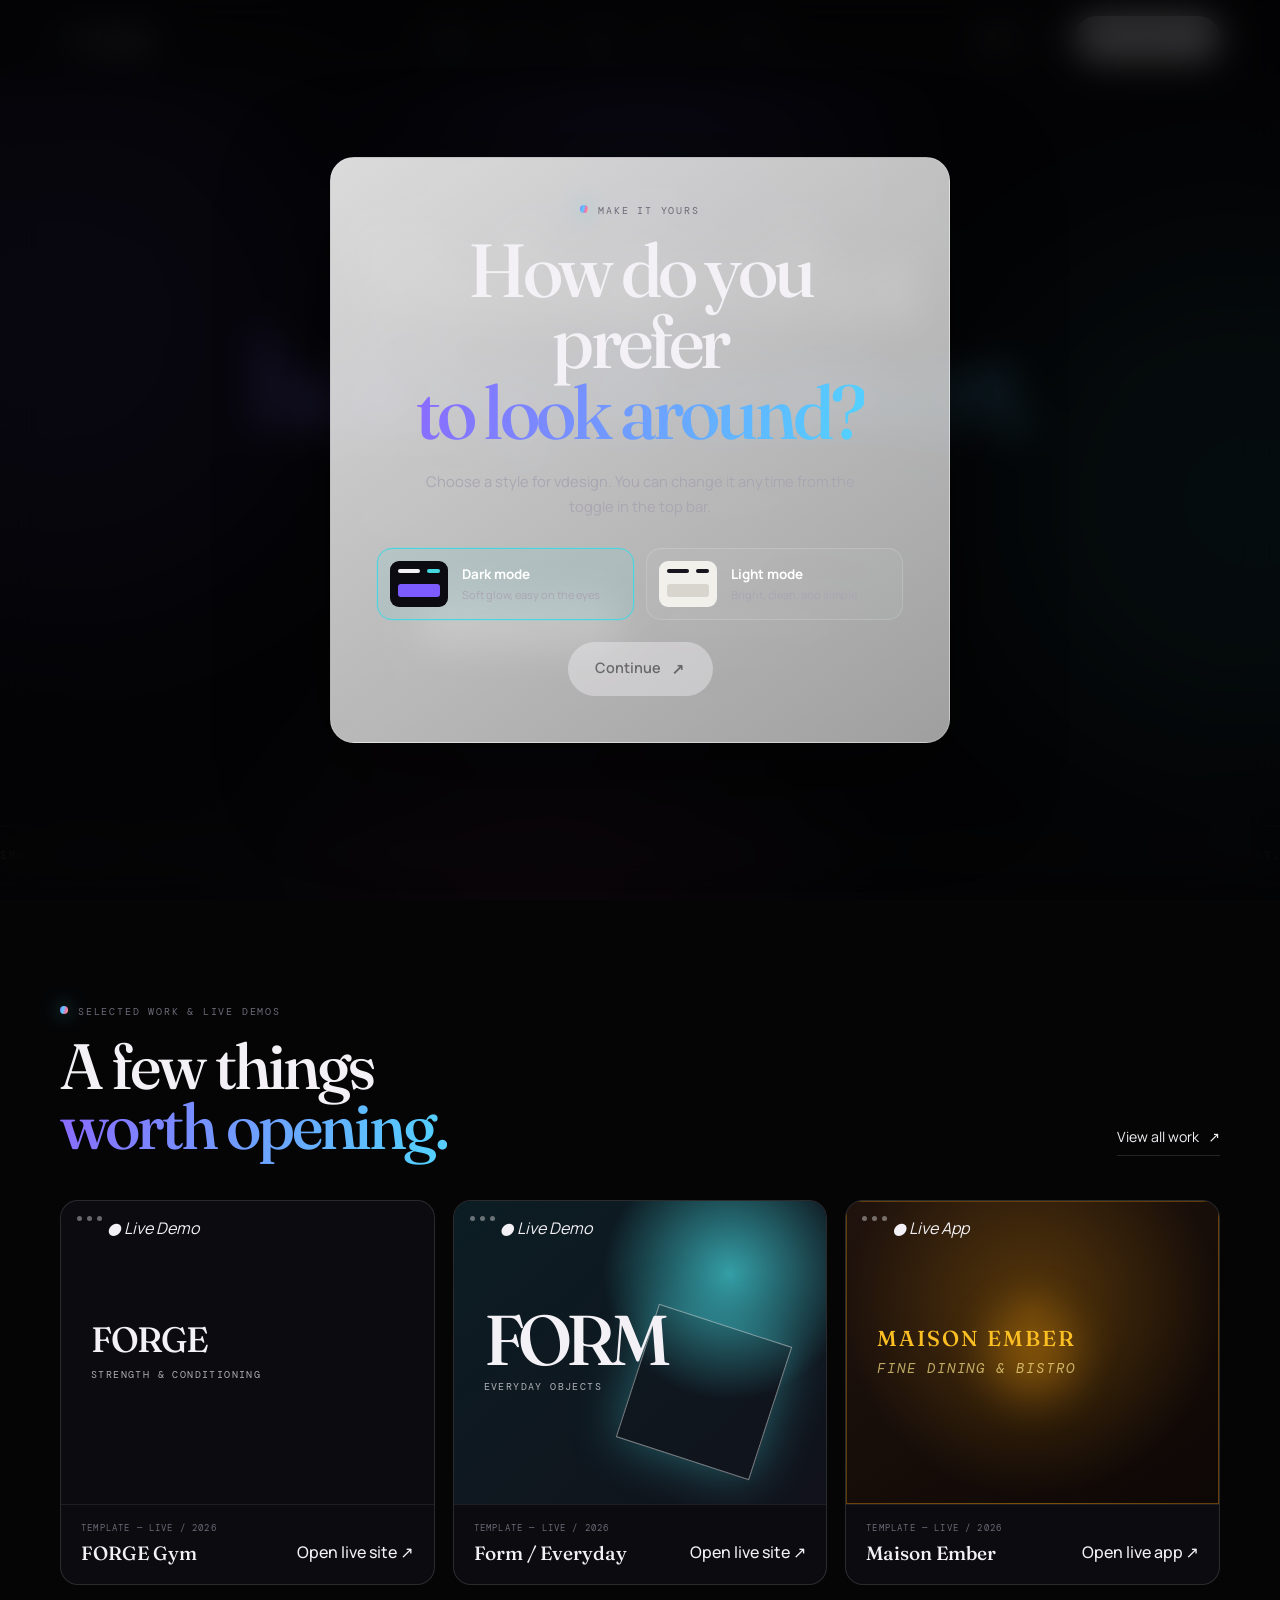
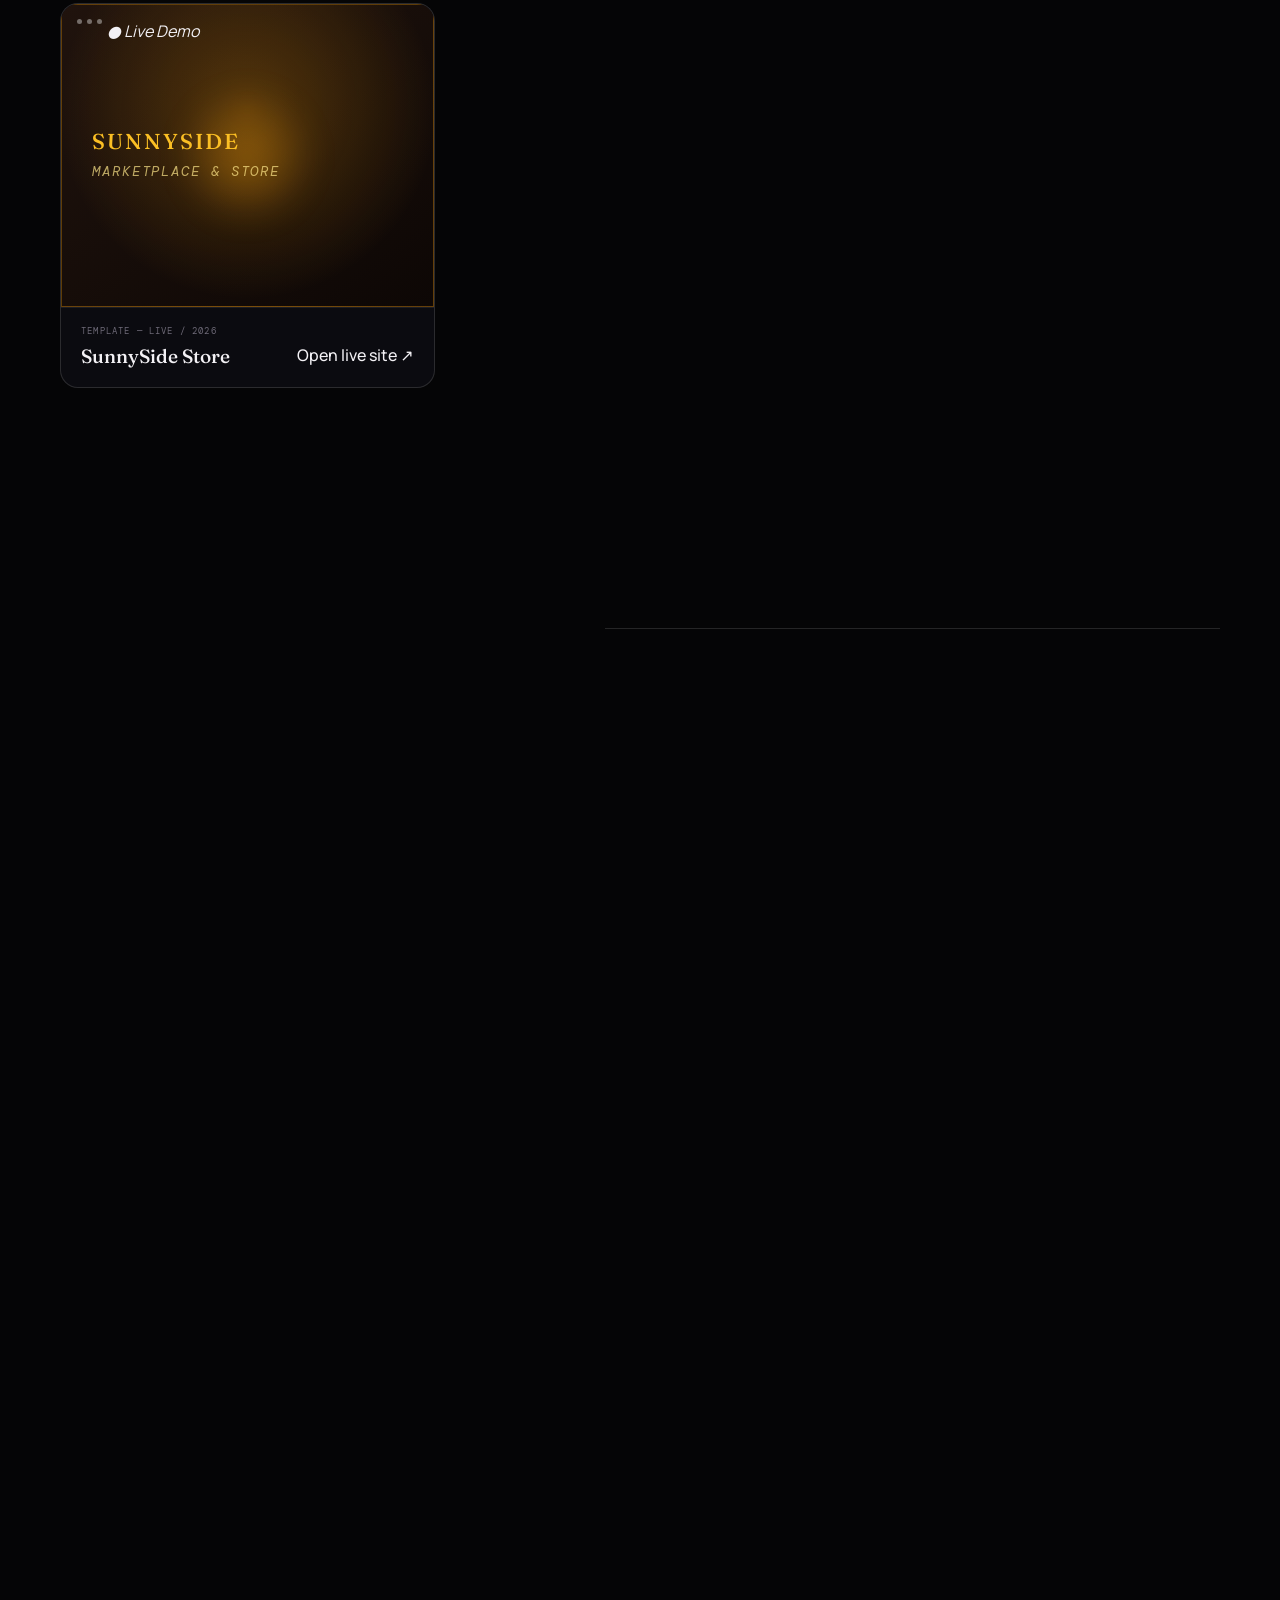
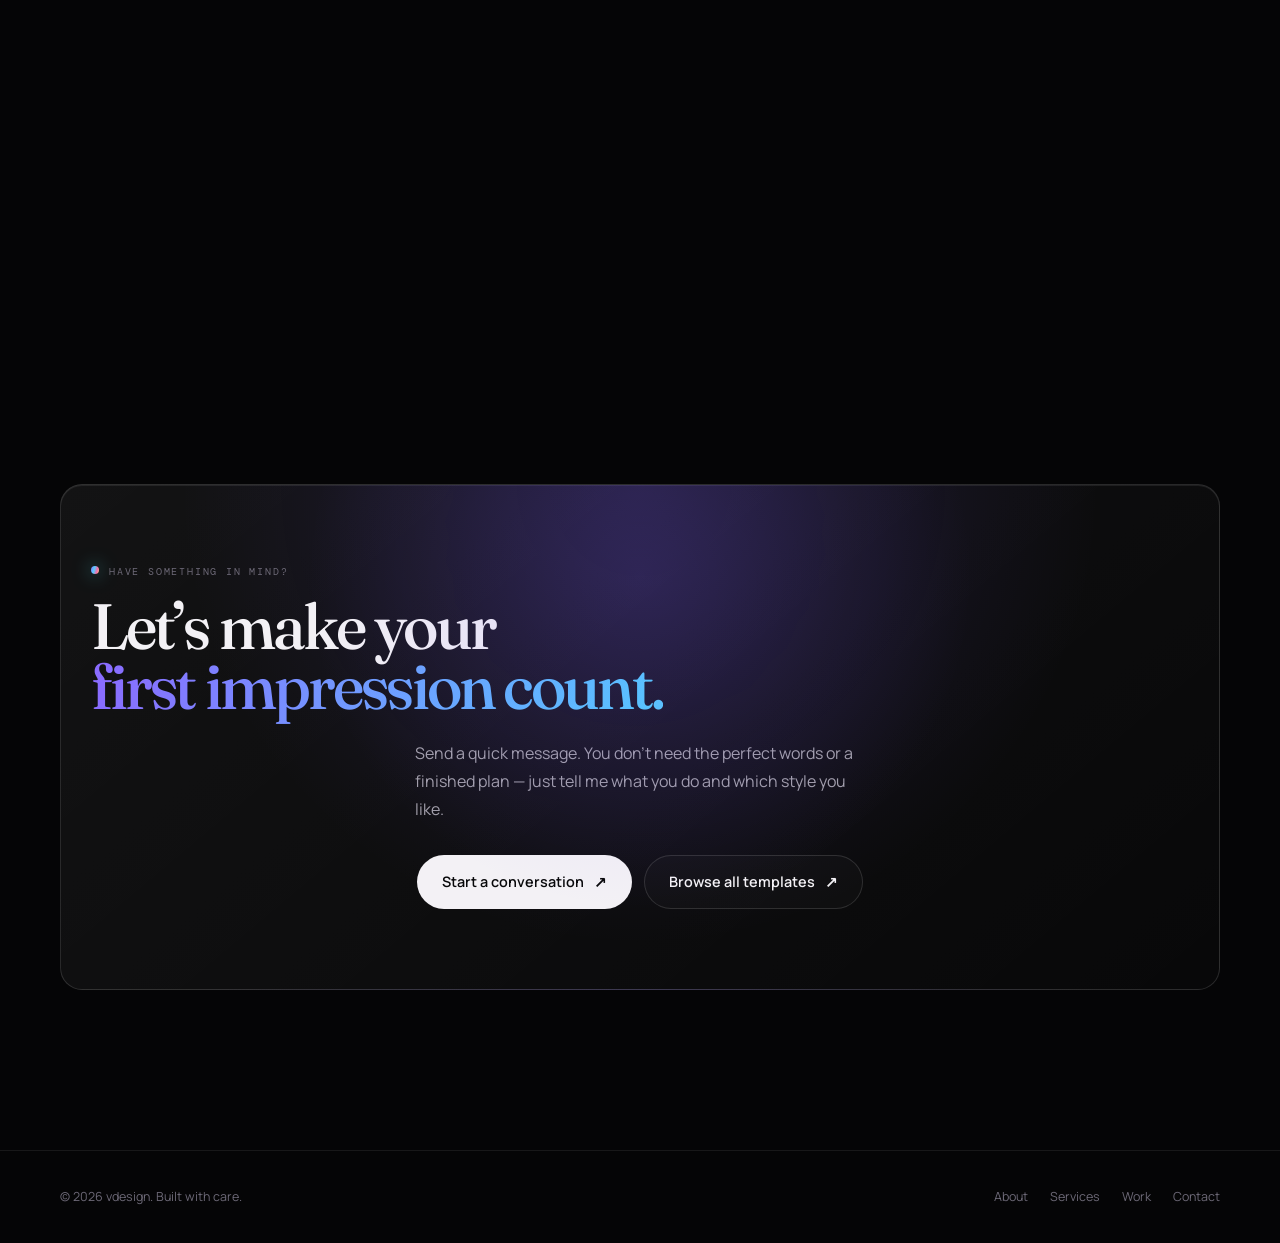
<file: index.html>
<!doctype html>
<html lang="en" data-theme="dark">
  <head>
    <meta charset="UTF-8" />
    <meta name="viewport" content="width=device-width, initial-scale=1.0" />
    <title>vdesign — Websites built with care</title>
    <meta
      name="description"
      content="Clear, good-looking websites for small businesses. Ready-made, custom, or redesigned and handed over properly."
    />
    <link rel="preconnect" href="https://fonts.googleapis.com" />
    <link rel="preconnect" href="https://fonts.gstatic.com" crossorigin />
    <link
      href="https://fonts.googleapis.com/css2?family=DM+Mono:wght@400;500&family=Fraunces:opsz,wght@9..144,400;9..144,500;9..144,600&family=Manrope:wght@400;500;600;700&display=swap"
      rel="stylesheet"
    />
    <link rel="icon" type="image/x-icon" href="assets/favicon.ico" />
    <link rel="icon" type="image/png" sizes="32x32" href="assets/favicon-32x32.png" />
    <link rel="icon" type="image/png" sizes="16x16" href="assets/favicon-16x16.png" />
    <link rel="apple-touch-icon" sizes="180x180" href="assets/apple-touch-icon.png" />
    <script>
      (function () {
        try {
          var savedTheme = localStorage.getItem("vdesign-theme");
          var theme = savedTheme === "light" || savedTheme === "dark" ? savedTheme : "dark";
          document.documentElement.dataset.theme = theme;
          document.documentElement.style.colorScheme = theme;
        } catch (error) {
          document.documentElement.dataset.theme = "dark";
        }
      })();
    </script>
    <link rel="stylesheet" href="css/style.css" />

    <style>
      /* Smooth Scrolling & Polish */
      html {
        scroll-behavior: smooth;
      }
      /* Maison Ember Restaurant Showcase Card */
      .project-card-amber {
        --card-glow: rgba(245, 158, 11, 0.3);
      }
      .art-ember {
        background: radial-gradient(circle at 50% 35%, rgba(245, 158, 11, 0.28) 0%, transparent 70%),
                    linear-gradient(145deg, #20130d 0%, #0d0705 100%);
        border: 1px solid rgba(245, 158, 11, 0.35);
        position: relative;
        overflow: hidden;
      }
      [data-theme="light"] .art-ember {
        background: radial-gradient(circle at 50% 35%, rgba(245, 158, 11, 0.2) 0%, transparent 70%),
                    linear-gradient(145deg, #fffbeb 0%, #fef3c7 100%);
        border-color: rgba(245, 158, 11, 0.45);
      }
      .art-ember b {
        color: #fbbf24;
        letter-spacing: 2px;
        font-size: 1.35rem;
      }
      [data-theme="light"] .art-ember b {
        color: #b45309;
      }
      .art-ember em {
        color: #fde68a;
        font-style: italic;
        font-size: 0.85rem;
      }
      [data-theme="light"] .art-ember em {
        color: #92400e;
      }
      .art-ember .art-ember-glow {
        position: absolute;
        width: 140px;
        height: 140px;
        border-radius: 50%;
        background: radial-gradient(circle, rgba(245, 158, 11, 0.4) 0%, transparent 70%);
        top: 50%;
        left: 50%;
        transform: translate(-50%, -50%);
        pointer-events: none;
        filter: blur(14px);
      }
    </style>
  </head>
  <body>
    <!-- Ambient Background Elements -->
    <div class="ambient" aria-hidden="true">
      <span class="orb orb-violet"></span>
      <span class="orb orb-cyan"></span>
      <span class="orb orb-pink"></span>
      <span class="ambient-mark mark-left">01 / 26 · vdesign</span>
      <span class="ambient-mark mark-right">HTML · CSS · JS</span>
      <span class="ambient-mark mark-bottom">BUILT ONCE · HANDED OVER PROPERLY</span>
    </div>

    <!-- Site Header -->
    <header class="site-header">
      <div class="container header-inner">
        <a class="brand" href="index.html" aria-label="vdesign home">
          <span class="brand-dot"></span>vdesign
        </a>
        <nav class="desktop-nav" aria-label="Main navigation">
          <a href="index.html" class="active" aria-current="page">Home</a>
          <a href="about.html">About</a>
          <a href="services.html">Services</a>
          <a href="work.html">Work</a>
          <a href="contact.html">Contact</a>
        </nav>
        <div class="header-actions">
          <button
            class="theme-toggle"
            type="button"
            data-theme-toggle
            aria-label="Switch theme"
            aria-pressed="false"
          >
            <span class="theme-toggle-track">
              <span class="theme-toggle-thumb"></span>
            </span>
            <span class="theme-toggle-label">Dark</span>
          </button>
          <a class="button button-light button-small" href="contact.html">
            Start a project <span>↗</span>
          </a>
          <button
            class="menu-toggle"
            type="button"
            aria-label="Open menu"
            aria-expanded="false"
          >
            <span></span><span></span><span></span>
          </button>
        </div>
      </div>
      <nav class="mobile-nav" aria-label="Mobile navigation">
        <a href="index.html" class="active" aria-current="page">Home</a>
        <a href="about.html">About</a>
        <a href="services.html">Services</a>
        <a href="work.html">Work</a>
        <a href="contact.html">Contact</a>
      </nav>
    </header>

    <main>
      <!-- Hero Section -->
      <section class="hero glow-surface">
        <div class="container hero-inner">
          <p class="eyebrow reveal">
            <span class="status-dot"></span>Available for projects · Independent web studio
          </p>
          <h1 class="hero-title reveal reveal-delay-1">
            Websites that<br /><span class="gradient-text">hold up &amp; convert.</span>
          </h1>
          <p class="hero-copy reveal reveal-delay-2">
            vdesign builds fast, sharp, easy-to-manage websites for small businesses — pick a ready-made live layout, commission a custom build, or refresh your current site.
          </p>
          <div class="hero-actions reveal reveal-delay-3">
            <a class="button button-light" href="#selected-work">
              Explore live demos <span>↘</span>
            </a>
            <a class="button button-ghost" href="contact.html">
              Tell me what you need <span>↗</span>
            </a>
          </div>
          <div class="hero-notes reveal reveal-delay-4">
            <span>✓ One-time payment</span>
            <span>✓ Full code handoff</span>
            <span>✓ Mobile &amp; SEO ready</span>
          </div>
        </div>
      </section>

      <!-- Promises Marquee -->
      <div class="marquee" aria-label="vdesign promises">
        <div class="marquee-track">
          <span>Small business, big presence</span><b>+</b>
          <span>Fast &amp; responsive layouts</span><b>+</b>
          <span>Built once, handed over properly</span><b>+</b>
          <span>Zero agency theatre</span><b>+</b>
          <span>Small business, big presence</span><b>+</b>
          <span>Fast &amp; responsive layouts</span><b>+</b>
          <span>Built once, handed over properly</span><b>+</b>
          <span>Zero agency theatre</span><b>+</b>
        </div>
      </div>

      <!-- Selected Work Preview -->
      <section id="selected-work" class="section section-work-preview">
        <div class="container">
          <div class="section-heading reveal">
            <div>
              <p class="eyebrow"><span class="status-dot"></span>Selected work &amp; live demos</p>
              <h2>A few things<br /><span class="gradient-text">worth opening.</span></h2>
            </div>
            <a class="text-link" href="work.html">View all work <span>↗</span></a>
          </div>

          <div class="project-grid project-grid-home">
            <!-- Card 1: FORGE (Live Link) -->
            <a class="project-card project-card-violet reveal" href="work/forge/index.html">
              <span class="project-window">
                <i></i><i></i><i></i>
                <em class="card-badge badge-live">● Live Demo</em>
              </span>
              <span class="project-art art-forge">
                <b>FORGE</b>
                <em>strength &amp; conditioning</em>
              </span>
              <span class="project-meta">
                <small>Template — Live / 2026</small>
                <strong>FORGE Gym <span class="action-hint">Open live site ↗</span></strong>
              </span>
            </a>

            <!-- Card 2: FORM / Everyday (Live Link) -->
            <a class="project-card project-card-cyan reveal reveal-delay-1" href="work/Form/form.html">
              <span class="project-window">
                <i></i><i></i><i></i>
                <em class="card-badge badge-live">● Live Demo</em>
              </span>
              <span class="project-art art-form">
                <b>FORM</b>
                <em>everyday objects</em>
                <span class="art-shape"></span>
              </span>
              <span class="project-meta">
                <small>Template — Live / 2026</small>
                <strong>Form / Everyday <span class="action-hint">Open live site ↗</span></strong>
              </span>
            </a>

            <!-- Card 3: MAISON EMBER (Restaurant Template - Live App) -->
            <a class="project-card project-card-amber reveal reveal-delay-2" href="https://maison-ember-menu.lovable.app" target="_blank" rel="noopener noreferrer">
              <span class="project-window">
                <i></i><i></i><i></i>
                <em class="card-badge badge-live">● Live App</em>
              </span>
              <span class="project-art art-ember">
                <b>MAISON EMBER</b>
                <em>fine dining &amp; bistro</em>
                <span class="art-ember-glow"></span>
              </span>
              <span class="project-meta">
                <small>Template — Live / 2026</small>
                <strong>Maison Ember <span class="action-hint">Open live app ↗</span></strong>
              </span>
            </a>

            <!-- Card 4: SunnySide Shopping Store (Live Link) -->
            <a class="project-card project-card-amber reveal reveal-delay-3" href="work/ecommerce-template/index.html">
              <span class="project-window">
                <i></i><i></i><i></i>
                <em class="card-badge badge-live">● Live Demo</em>
              </span>
              <span class="project-art art-ember">
                <b>SUNNYSIDE</b>
                <em>marketplace &amp; store</em>
                <span class="art-ember-glow"></span>
              </span>
              <span class="project-meta">
                <small>Template — Live / 2026</small>
                <strong>SunnySide Store <span class="action-hint">Open live site ↗</span></strong>
              </span>
            </a>
          </div>
        </div>
      </section>

      <!-- Services / Offer Section -->
      <section class="section section-offer">
        <div class="container split-heading">
          <div class="section-intro reveal">
            <p class="eyebrow"><span class="status-dot"></span>Ways to work together</p>
            <h2>Good websites,<br /><span class="gradient-text">without the fuss.</span></h2>
            <p class="section-subcopy">
              Whether you need to launch this week with a proven template or want something built from scratch, every site is fast, clean, and yours to keep.
            </p>
          </div>
          <div class="offer-list">
            <a class="offer-row reveal" href="services.html#ready-made">
              <span class="offer-number">01</span>
              <span>
                <strong>Ready-made websites</strong>
                <small>Pick a live starting point like FORGE, FORM, or MAISON EMBER, customize it with your brand, and launch fast.</small>
              </span>
              <span class="row-arrow">↗</span>
            </a>
            <a class="offer-row reveal" href="services.html#custom">
              <span class="offer-number">02</span>
              <span>
                <strong>A custom website made for you</strong>
                <small>Tailored pages, layout, and structure designed around how your business actually sells.</small>
              </span>
              <span class="row-arrow">↗</span>
            </a>
            <a class="offer-row reveal" href="services.html#redesign">
              <span class="offer-number">03</span>
              <span>
                <strong>Make your current site better</strong>
                <small>Keep what works and give your existing site a faster, sharper, modern upgrade.</small>
              </span>
              <span class="row-arrow">↗</span>
            </a>
          </div>
        </div>
      </section>

      <!-- Simple Client Process Section -->
      <section class="section section-process">
        <div class="container">
          <div class="section-heading reveal">
            <div>
              <p class="eyebrow"><span class="status-dot"></span>How it works</p>
              <h2>From idea to live<br /><span class="gradient-text">in three clear steps.</span></h2>
            </div>
          </div>
          <div class="process-grid">
            <div class="process-card reveal">
              <span class="process-step">01 · Choose</span>
              <h3>Pick your direction</h3>
              <p>Select a ready-made template to customize or tell me about your business for a custom build.</p>
            </div>
            <div class="process-card reveal reveal-delay-1">
              <span class="process-step">02 · Build</span>
              <h3>Crafted &amp; refined</h3>
              <p>Your pages, visuals, and mobile experience are built cleanly with direct live preview links.</p>
            </div>
            <div class="process-card reveal reveal-delay-2">
              <span class="process-step">03 · Launch</span>
              <h3>Handed over properly</h3>
              <p>Go live with your domain. You get full ownership of the code with zero lock-in or hidden fees.</p>
            </div>
          </div>
        </div>
      </section>

      <!-- Call To Action -->
      <section class="section section-cta">
        <div class="container">
          <div class="cta-panel glow-surface reveal">
            <p class="eyebrow"><span class="status-dot"></span>Have something in mind?</p>
            <h2>Let’s make your<br /><span class="gradient-text">first impression count.</span></h2>
            <p>
              Send a quick message. You don’t need the perfect words or a finished plan — just tell me what you do and which style you like.
            </p>
            <div class="hero-actions">
              <a class="button button-light" href="contact.html">Start a conversation <span>↗</span></a>
              <a class="button button-ghost" href="work.html">Browse all templates <span>↗</span></a>
            </div>
          </div>
        </div>
      </section>
    </main>

    <!-- Footer -->
    <footer class="site-footer">
      <div class="container footer-inner">
        <span>© <span data-year>2026</span> vdesign. Built with care.</span>
        <div>
          <a href="about.html">About</a>
          <a href="services.html">Services</a>
          <a href="work.html">Work</a>
          <a href="contact.html">Contact</a>
        </div>
      </div>
    </footer>

    <!-- Project Preview Modal (Used for Case Studies like Northline) -->
    <div class="project-modal" aria-hidden="true">
      <div class="modal-backdrop" data-modal-close></div>
      <div class="modal-card" role="dialog" aria-modal="true" aria-labelledby="modal-title">
        <button class="modal-close" data-modal-close type="button" aria-label="Close project preview">
          ×
        </button>
        <p class="eyebrow">Project preview</p>
        <h2 id="modal-title"></h2>
        <p class="modal-type"></p>
        <p class="modal-description"></p>
        <a class="button button-light" href="contact.html">Ask about a similar site <span>↗</span></a>
      </div>
    </div>

    <!-- Theme Welcome Modal -->
    <div class="theme-welcome" data-theme-welcome aria-hidden="true">
      <div class="theme-welcome-backdrop"></div>
      <section class="theme-welcome-card" role="dialog" aria-modal="true" aria-labelledby="theme-welcome-title">
        <p class="eyebrow"><span class="status-dot"></span>Make it yours</p>
        <h2 id="theme-welcome-title">
          How do you prefer<br /><span class="gradient-text">to look around?</span>
        </h2>
        <p class="theme-welcome-copy">
          Choose a style for vdesign. You can change it anytime from the toggle in the top bar.
        </p>
        <div class="theme-options">
          <button class="theme-option" type="button" data-theme-choice="dark" aria-pressed="false">
            <span class="theme-preview theme-preview-dark"><i></i><b></b><em></em></span>
            <span><strong>Dark mode</strong><small>Soft glow, easy on the eyes</small></span>
          </button>
          <button class="theme-option" type="button" data-theme-choice="light" aria-pressed="false">
            <span class="theme-preview theme-preview-light"><i></i><b></b><em></em></span>
            <span><strong>Light mode</strong><small>Bright, clean, and simple</small></span>
          </button>
        </div>
        <button class="button button-light theme-continue" type="button" data-theme-continue disabled>
          Continue <span>↗</span>
        </button>
      </section>
    </div>

    <script src="js/script.js"></script>
  </body>
</html>
</file>
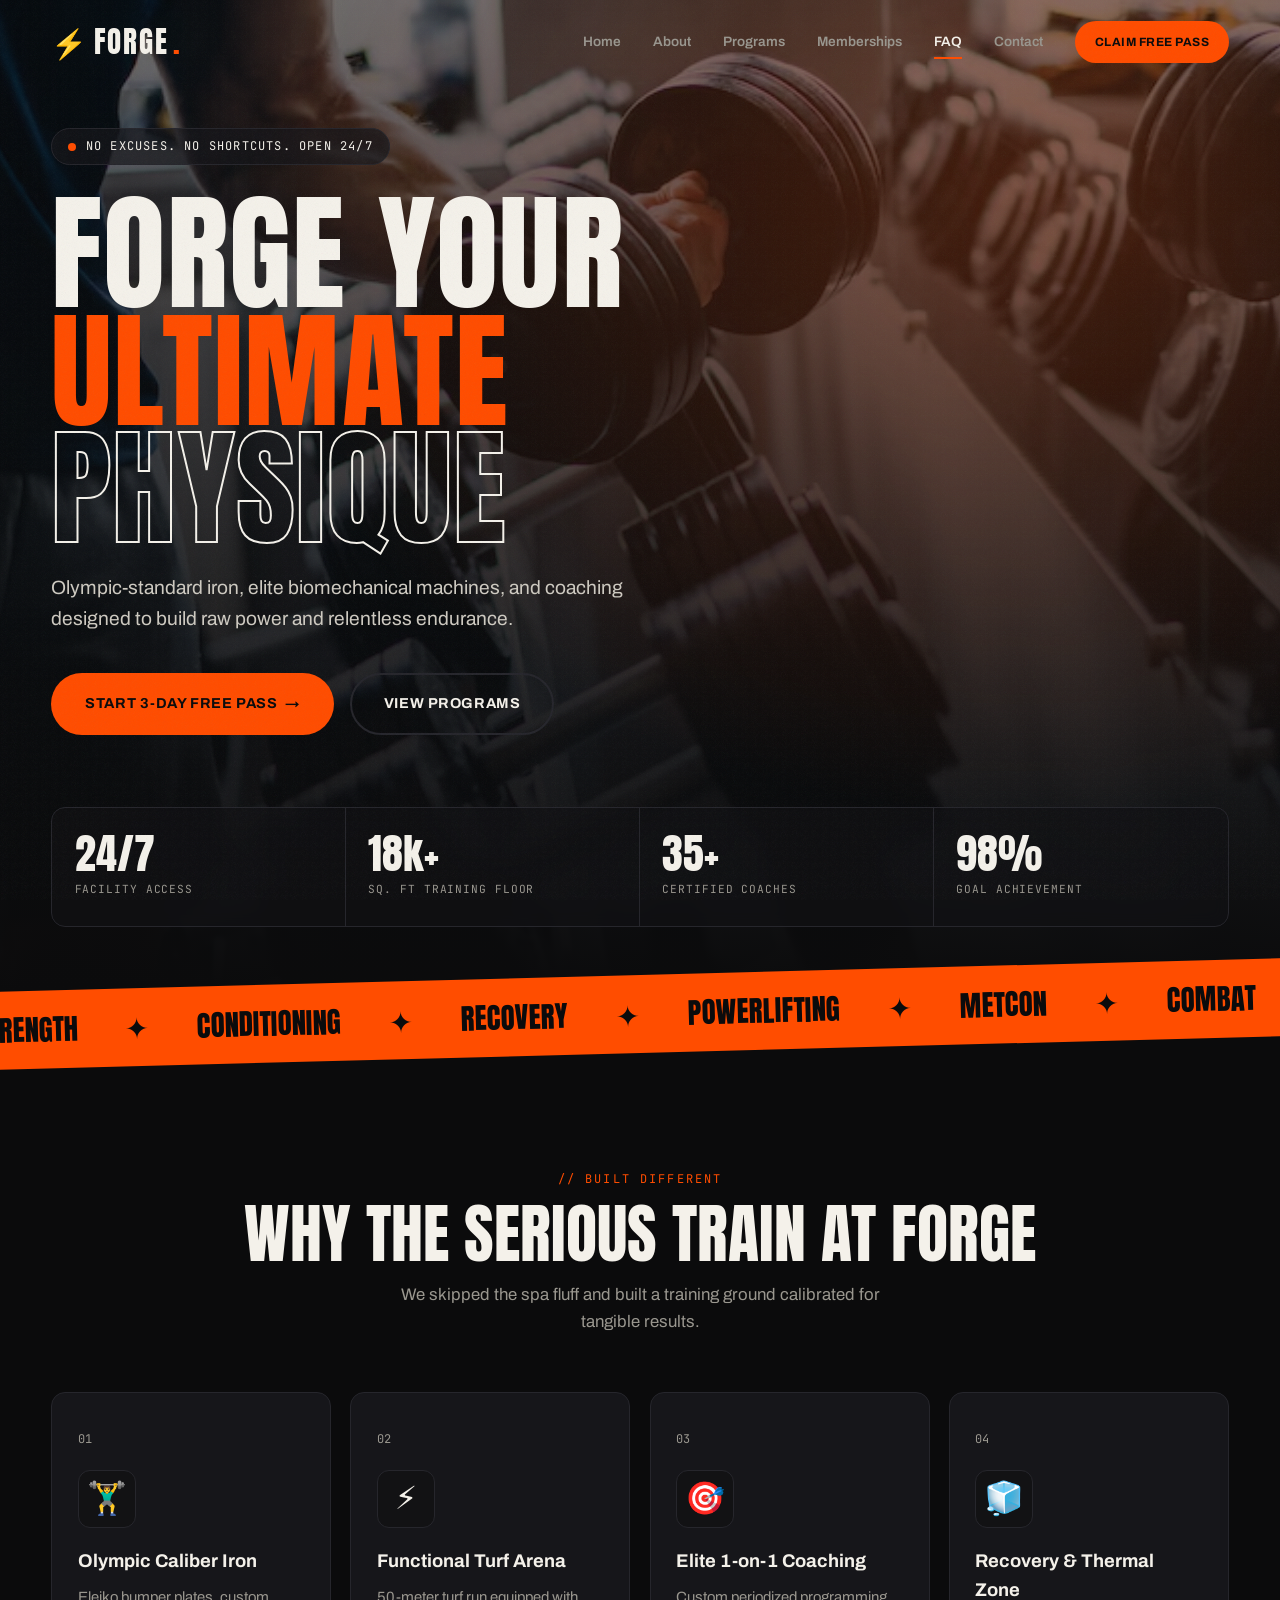
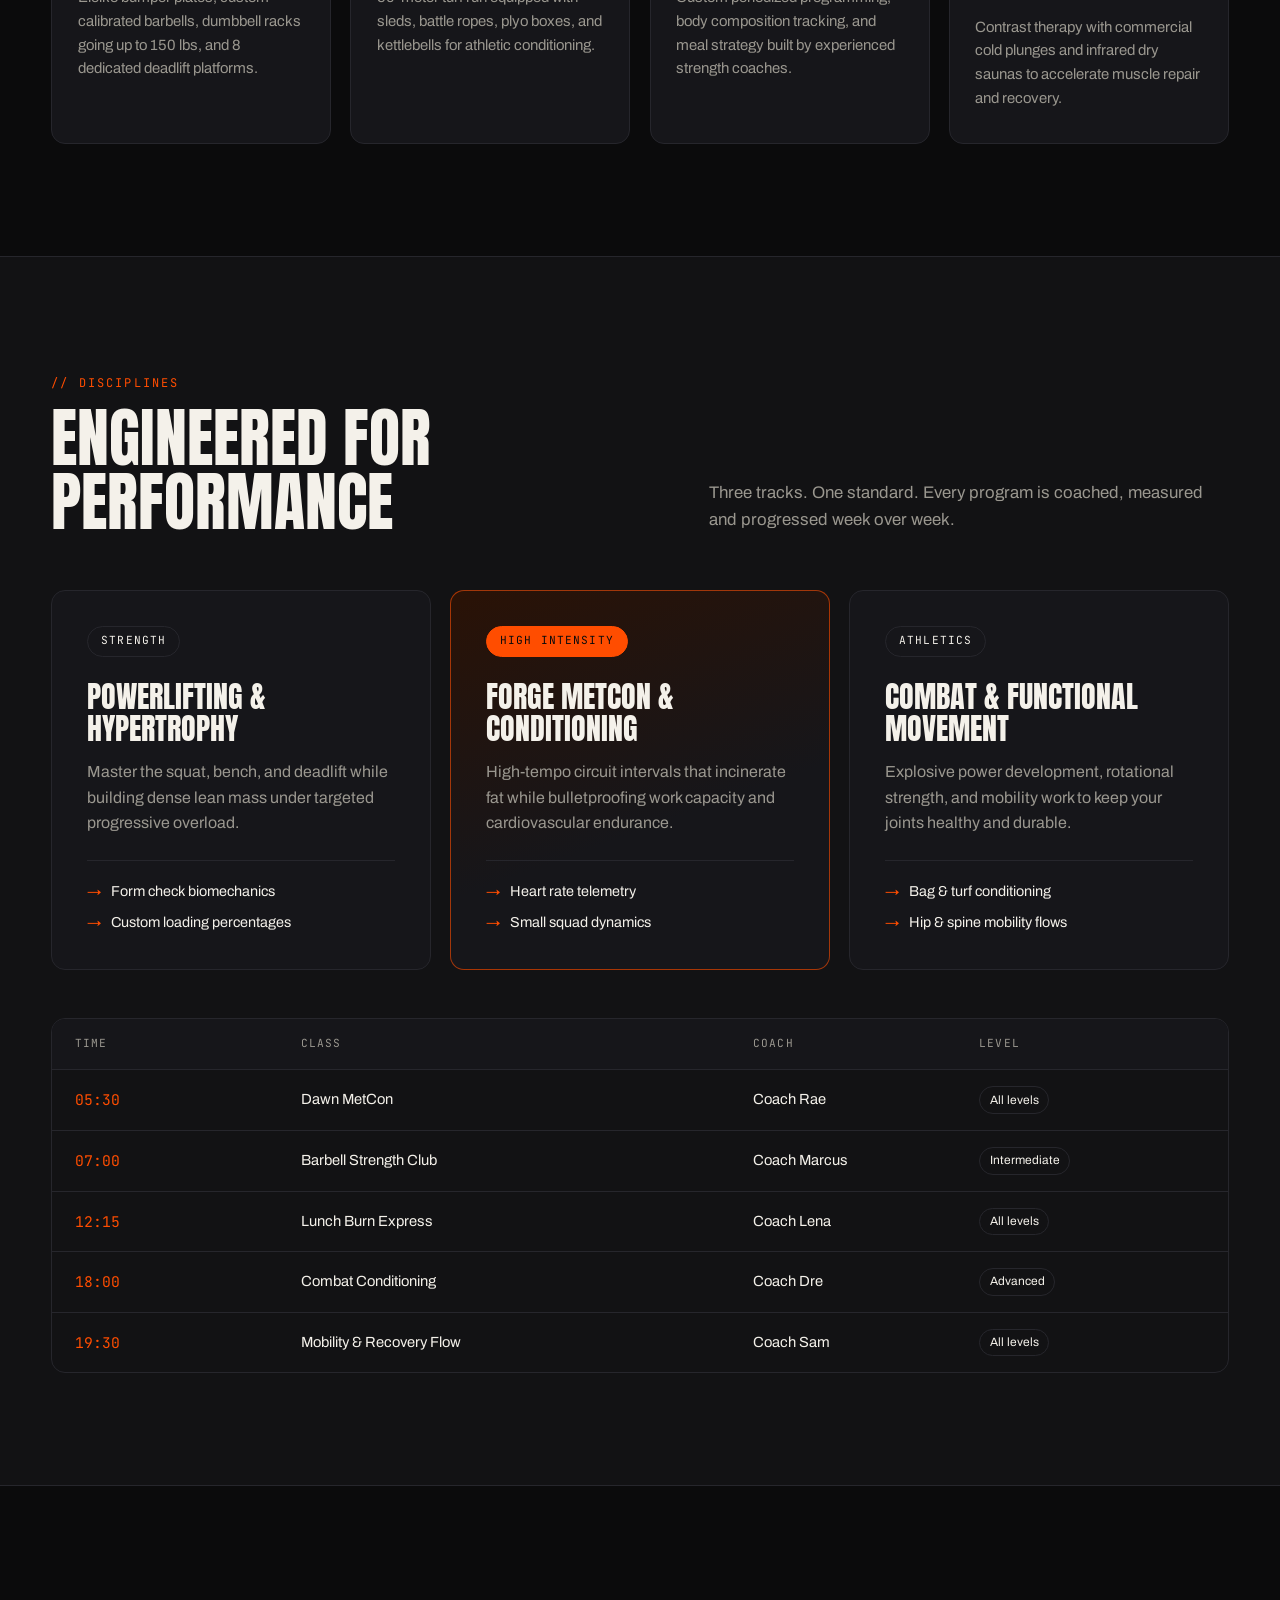
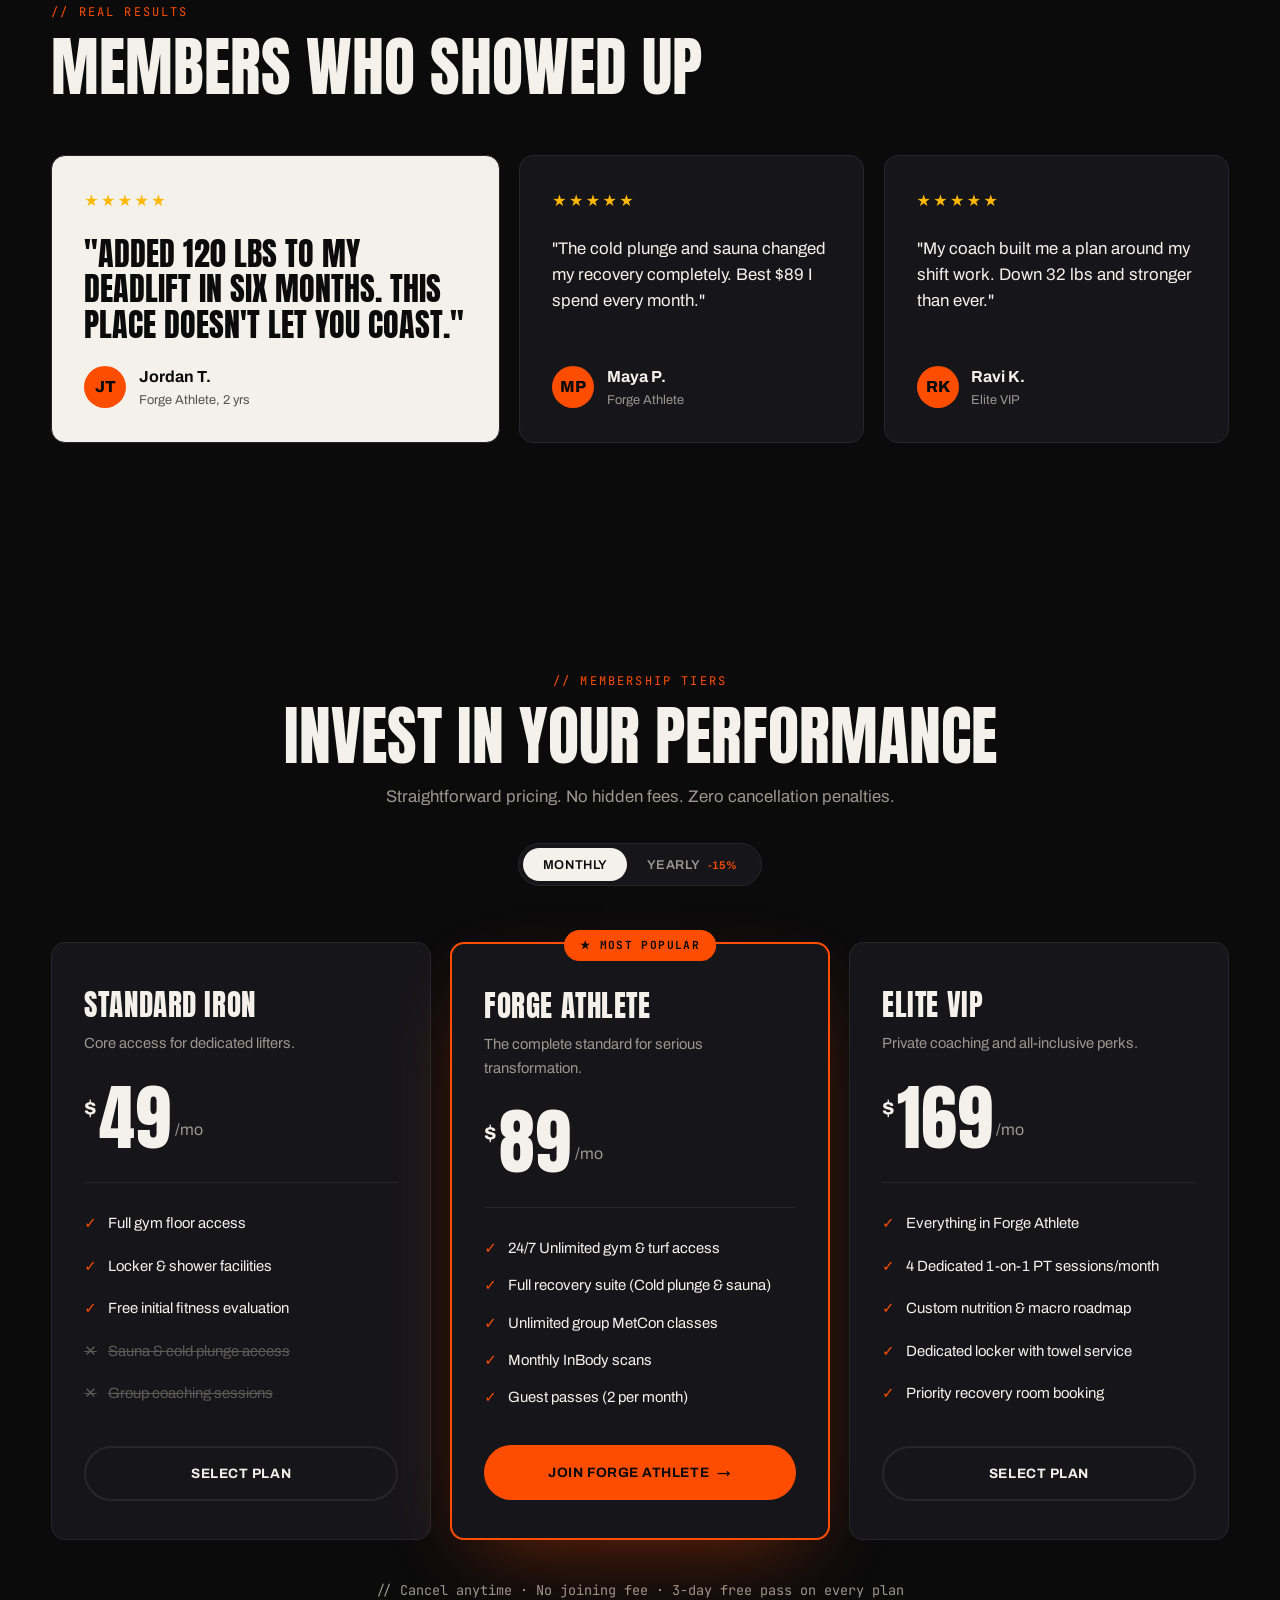
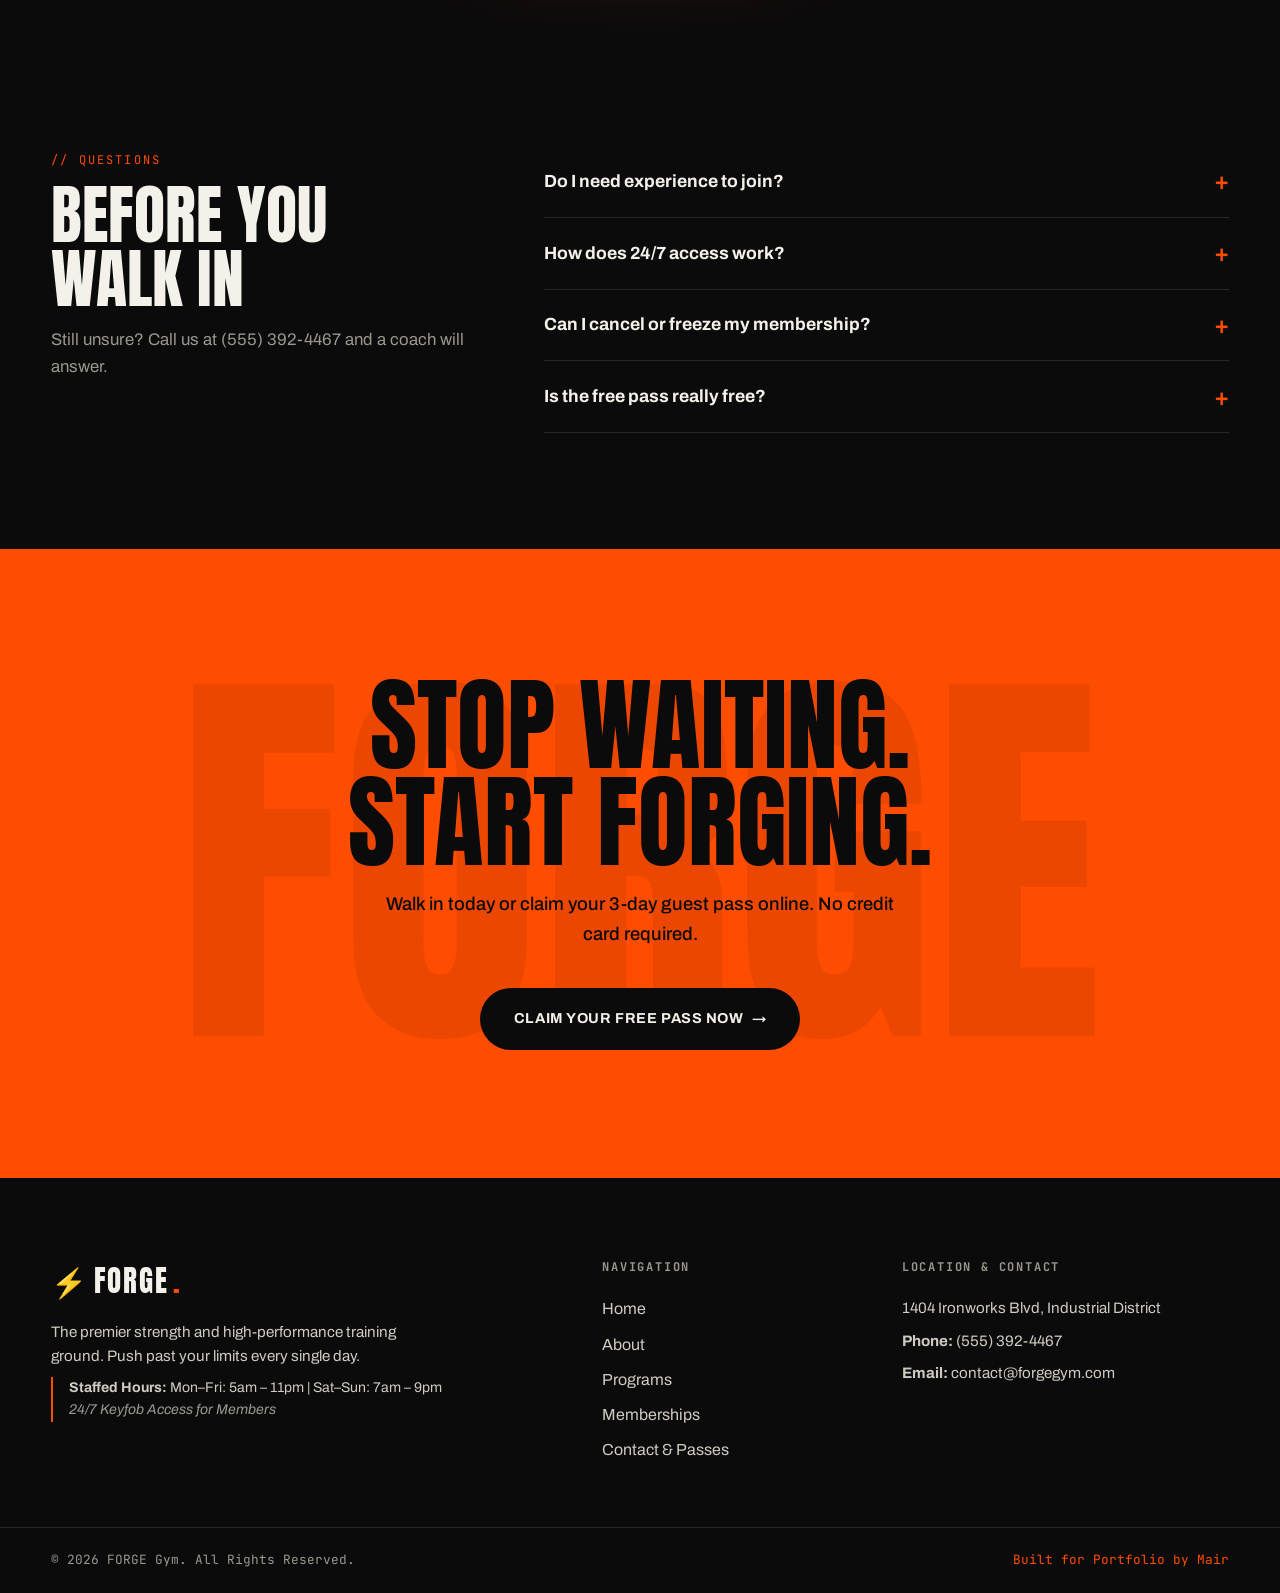
<file: work/forge/index.html>
<!DOCTYPE html>
<html lang="en">
<head>
  <meta charset="UTF-8">
  <meta name="viewport" content="width=device-width, initial-scale=1.0">
  <title>FORGE Gym | Built For The Relentless</title>
  <meta name="description" content="Elite coaching, Olympic-grade iron, and an atmosphere where limits get destroyed. Step inside and forge your strength.">
  <meta property="og:title" content="FORGE Gym | Built For The Relentless">
  <meta property="og:description" content="Olympic-grade iron, elite coaching and a recovery suite built for real results.">
  <meta property="og:type" content="website">
  <meta name="theme-color" content="#0b0b0c">
  <link rel="icon" href="../../assets/favicon.ico">
  <link rel="apple-touch-icon" href="../../assets/apple-touch-icon.png">

  <link rel="preconnect" href="https://fonts.googleapis.com">
  <link rel="preconnect" href="https://fonts.gstatic.com" crossorigin>
  <link href="https://fonts.googleapis.com/css2?family=Anton&family=Archivo:wght@400;500;600;700;800&family=JetBrains+Mono:wght@500;700&display=swap" rel="stylesheet">

  <style>
    :root{
      --bg:#0b0b0c; --bg-2:#121214; --card:#16161a; --line:#26262c;
      --text:#f4f1ea; --muted:#9a978f; --accent:#ff4d00; --accent-2:#ffb800;
      --radius:14px; --max:1200px;
      --display:'Anton',Impact,sans-serif; --body:'Archivo',system-ui,sans-serif; --mono:'JetBrains Mono',monospace;
    }
    *{box-sizing:border-box;margin:0;padding:0}
    html{scroll-behavior:smooth}
    body{background:var(--bg);color:var(--text);font-family:var(--body);line-height:1.6;-webkit-font-smoothing:antialiased;overflow-x:hidden}
    img{max-width:100%;display:block}
    a{color:inherit;text-decoration:none}
    .container{width:min(var(--max),92%);margin-inline:auto}
    .text-center{text-align:center}
    .text-accent{color:var(--accent)}
    .outline-text{-webkit-text-stroke:2px var(--text);color:transparent}

    /* grain */
    body::before{content:"";position:fixed;inset:0;pointer-events:none;z-index:100;opacity:.05;
      background-image:url("data:image/svg+xml,%3Csvg xmlns='http://www.w3.org/2000/svg' width='160' height='160'%3E%3Cfilter id='n'%3E%3CfeTurbulence baseFrequency='.9' numOctaves='3'/%3E%3C/filter%3E%3Crect width='100%25' height='100%25' filter='url(%23n)'/%3E%3C/svg%3E")}

    /* buttons */
    .btn{display:inline-flex;align-items:center;justify-content:center;gap:.5rem;font-weight:700;letter-spacing:.04em;text-transform:uppercase;font-size:.85rem;padding:.9rem 1.6rem;border-radius:999px;border:2px solid transparent;transition:transform .2s,background .2s,color .2s,box-shadow .2s;cursor:pointer}
    .btn-primary{background:var(--accent);color:#0b0b0c}
    .btn-primary:hover{transform:translateY(-2px);box-shadow:0 12px 30px -8px rgba(255,77,0,.6)}
    .btn-outline{border-color:var(--line);color:var(--text)}
    .btn-outline:hover{border-color:var(--text);background:var(--text);color:var(--bg)}
    .btn-sm{padding:.6rem 1.1rem;font-size:.75rem}
    .btn-lg{padding:1.1rem 2rem;font-size:.9rem}
    .full-width{width:100%}
    .btn .arrow{transition:transform .2s}
    .btn:hover .arrow{transform:translateX(4px)}

    /* header */
    .site-header{position:fixed;top:0;left:0;right:0;z-index:50;transition:background .3s,border-color .3s,padding .3s;padding:1.2rem 0;border-bottom:1px solid transparent}
    .site-header.scrolled{background:rgba(11,11,12,.85);backdrop-filter:blur(14px);border-color:var(--line);padding:.75rem 0}
    .nav-container{display:flex;align-items:center;justify-content:space-between}
    .logo{font-family:var(--display);font-size:1.8rem;letter-spacing:.06em;display:flex;align-items:center;gap:.3rem}
    .logo-mark{color:var(--accent)}
    .logo-dot{color:var(--accent)}
    .nav-menu{display:flex;align-items:center;gap:2rem}
    .nav-link{font-size:.85rem;font-weight:600;color:var(--muted);position:relative;transition:color .2s}
    .nav-link::after{content:"";position:absolute;left:0;bottom:-6px;height:2px;width:0;background:var(--accent);transition:width .25s}
    .nav-link:hover,.nav-link.active{color:var(--text)}
    .nav-link:hover::after,.nav-link.active::after{width:100%}
    .menu-toggle{display:none;background:none;border:0;cursor:pointer;width:32px;height:24px;position:relative}
    .menu-toggle .bar{position:absolute;left:0;width:100%;height:2px;background:var(--text);transition:.3s}
    .menu-toggle .bar:nth-child(1){top:2px}.menu-toggle .bar:nth-child(2){top:11px}.menu-toggle .bar:nth-child(3){top:20px}
    .menu-toggle.open .bar:nth-child(1){top:11px;transform:rotate(45deg)}
    .menu-toggle.open .bar:nth-child(2){opacity:0}
    .menu-toggle.open .bar:nth-child(3){top:11px;transform:rotate(-45deg)}

    /* hero */
    .hero-section{position:relative;min-height:100vh;display:flex;align-items:center;padding:8rem 0 4rem;
      background:url("assets/gym.png") center/cover no-repeat, var(--bg-2)}
    .hero-overlay{position:absolute;inset:0;background:
      radial-gradient(ellipse at 80% 20%,rgba(255,77,0,.25),transparent 55%),
      linear-gradient(180deg,rgba(11,11,12,.55) 0%,rgba(11,11,12,.85) 60%,var(--bg) 100%)}
    .hero-content{position:relative;z-index:2}
    .badge{display:inline-flex;align-items:center;gap:.6rem;font-family:var(--mono);font-size:.75rem;letter-spacing:.1em;text-transform:uppercase;border:1px solid var(--line);background:rgba(22,22,26,.7);padding:.5rem 1rem;border-radius:999px;margin-bottom:1.8rem}
    .badge .pulse{width:8px;height:8px;border-radius:50%;background:var(--accent);box-shadow:0 0 0 0 rgba(255,77,0,.7);animation:pulse 1.8s infinite}
    @keyframes pulse{70%{box-shadow:0 0 0 10px rgba(255,77,0,0)}100%{box-shadow:0 0 0 0 rgba(255,77,0,0)}}
    .hero-title{font-family:var(--display);font-weight:400;font-size:clamp(3.2rem,10vw,8.5rem);line-height:.92;text-transform:uppercase;letter-spacing:.01em;max-width:12ch}
    .hero-subtext{color:#cfcbc2;font-size:clamp(1rem,1.6vw,1.2rem);max-width:56ch;margin:1.6rem 0 2.4rem}
    .hero-actions{display:flex;flex-wrap:wrap;gap:1rem}
    .stats-grid{display:grid;grid-template-columns:repeat(4,1fr);margin-top:4.5rem;border:1px solid var(--line);border-radius:var(--radius);background:rgba(18,18,20,.7);backdrop-filter:blur(8px);overflow:hidden}
    .stat-card{padding:1.6rem 1.4rem;border-right:1px solid var(--line)}
    .stat-card:last-child{border-right:0}
    .stat-num{display:block;font-family:var(--display);font-size:2.6rem;line-height:1;color:var(--text)}
    .stat-label{font-family:var(--mono);font-size:.7rem;letter-spacing:.08em;text-transform:uppercase;color:var(--muted)}

    /* marquee */
    .marquee{background:var(--accent);color:#0b0b0c;overflow:hidden;padding:1rem 0;transform:rotate(-1.5deg);margin:-1rem -2% 0;width:104%}
    .marquee-track{display:flex;gap:3rem;width:max-content;animation:scroll 28s linear infinite;font-family:var(--display);font-size:1.8rem;text-transform:uppercase;white-space:nowrap}
    .marquee-track span::after{content:"✦";margin-left:3rem}
    @keyframes scroll{to{transform:translateX(-50%)}}

    /* sections */
    .section{padding:7rem 0}
    .section-head{margin-bottom:3.5rem}
    .section-head.text-center .section-desc{margin-inline:auto}
    .section-tag{font-family:var(--mono);font-size:.75rem;letter-spacing:.18em;color:var(--accent);display:inline-block;margin-bottom:.8rem}
    .section-tag::before{content:"// "}
    .section-title{font-family:var(--display);font-weight:400;font-size:clamp(2.3rem,5vw,4rem);line-height:1;text-transform:uppercase}
    .section-desc{color:var(--muted);max-width:52ch;margin-top:1rem;font-size:1.05rem}

    /* features */
    .features-grid{display:grid;grid-template-columns:repeat(4,1fr);gap:1.2rem}
    .feature-card{background:var(--card);border:1px solid var(--line);border-radius:var(--radius);padding:2rem 1.6rem;position:relative;overflow:hidden;transition:transform .3s,border-color .3s}
    .feature-card::before{content:"";position:absolute;inset:0;background:radial-gradient(circle at var(--mx,50%) var(--my,0%),rgba(255,77,0,.18),transparent 60%);opacity:0;transition:opacity .3s}
    .feature-card:hover{transform:translateY(-6px);border-color:rgba(255,77,0,.5)}
    .feature-card:hover::before{opacity:1}
    .feature-card>*{position:relative}
    .feature-num{font-family:var(--mono);font-size:.75rem;color:var(--muted)}
    .feature-icon{font-size:2rem;margin:1.2rem 0;width:58px;height:58px;display:grid;place-items:center;border-radius:12px;background:var(--bg-2);border:1px solid var(--line)}
    .feature-card h3{font-size:1.15rem;margin-bottom:.6rem}
    .feature-card p{color:var(--muted);font-size:.93rem}

    /* programs */
    .programs-section{background:var(--bg-2);border-block:1px solid var(--line)}
    .programs-head{display:flex;justify-content:space-between;align-items:end;gap:2rem;flex-wrap:wrap}
    .programs-grid{display:grid;grid-template-columns:repeat(3,1fr);gap:1.2rem}
    .program-card{background:var(--card);border:1px solid var(--line);border-radius:var(--radius);padding:2.2rem;display:flex;flex-direction:column;transition:transform .3s,border-color .3s}
    .program-card:hover{transform:translateY(-6px);border-color:var(--text)}
    .program-card.highlight{background:linear-gradient(160deg,#2a1206 0%,var(--card) 60%);border-color:rgba(255,77,0,.6)}
    .program-tag{align-self:flex-start;font-family:var(--mono);font-size:.7rem;letter-spacing:.1em;text-transform:uppercase;padding:.35rem .8rem;border:1px solid var(--line);border-radius:999px;margin-bottom:1.5rem}
    .program-tag.accent{background:var(--accent);color:#0b0b0c;border-color:var(--accent)}
    .program-card h3{font-family:var(--display);font-weight:400;font-size:1.9rem;line-height:1.05;text-transform:uppercase;margin-bottom:.9rem}
    .program-card p{color:var(--muted);margin-bottom:1.5rem}
    .program-perks{list-style:none;margin-top:auto;border-top:1px solid var(--line);padding-top:1.2rem;display:grid;gap:.5rem}
    .program-perks li{font-size:.9rem;display:flex;gap:.6rem}
    .program-perks li::before{content:"→";color:var(--accent)}

    /* schedule */
    .schedule{margin-top:3rem;border:1px solid var(--line);border-radius:var(--radius);overflow:hidden}
    .schedule-row{display:grid;grid-template-columns:1fr 2fr 1fr 1fr;padding:1rem 1.4rem;border-bottom:1px solid var(--line);font-size:.92rem;align-items:center}
    .schedule-row:last-child{border-bottom:0}
    .schedule-row.head{font-family:var(--mono);font-size:.7rem;letter-spacing:.1em;text-transform:uppercase;color:var(--muted);background:var(--card)}
    .schedule-row:not(.head):hover{background:rgba(255,77,0,.06)}
    .schedule-row .time{font-family:var(--mono);color:var(--accent)}
    .lvl{font-size:.75rem;padding:.2rem .6rem;border-radius:999px;border:1px solid var(--line);justify-self:start}

    /* testimonials */
    .testi-grid{display:grid;grid-template-columns:1.3fr 1fr 1fr;gap:1.2rem}
    .testi{background:var(--card);border:1px solid var(--line);border-radius:var(--radius);padding:2rem;display:flex;flex-direction:column;gap:1.4rem}
    .testi.big{background:var(--text);color:var(--bg)}
    .testi.big .testi-who span{color:#55534e}
    .testi blockquote{font-size:1.05rem;line-height:1.55}
    .testi.big blockquote{font-family:var(--display);font-size:2rem;line-height:1.1;text-transform:uppercase}
    .testi-who{margin-top:auto;display:flex;align-items:center;gap:.8rem;font-weight:700}
    .testi-who span{display:block;font-weight:400;font-size:.8rem;color:var(--muted)}
    .avatar{width:42px;height:42px;border-radius:50%;display:grid;place-items:center;background:var(--accent);color:#0b0b0c;font-weight:800}
    .stars{color:var(--accent-2);letter-spacing:.15em}

    /* pricing */
    .billing-toggle{display:inline-flex;margin-top:2rem;border:1px solid var(--line);border-radius:999px;padding:4px;background:var(--card)}
    .billing-toggle button{background:none;border:0;color:var(--muted);font:600 .8rem var(--body);padding:.6rem 1.2rem;border-radius:999px;cursor:pointer;text-transform:uppercase;letter-spacing:.05em}
    .billing-toggle button.active{background:var(--text);color:var(--bg)}
    .save{color:var(--accent);font-size:.7rem;margin-left:.3rem}
    .pricing-grid{display:grid;grid-template-columns:repeat(3,1fr);gap:1.2rem;align-items:stretch}
    .pricing-card{background:var(--card);border:1px solid var(--line);border-radius:var(--radius);padding:2.4rem 2rem;display:flex;flex-direction:column;position:relative;transition:transform .3s}
    .pricing-card:hover{transform:translateY(-6px)}
    .pricing-card.popular{border:2px solid var(--accent);box-shadow:0 30px 80px -30px rgba(255,77,0,.45);transform:scale(1.03)}
    .pricing-card.popular:hover{transform:scale(1.03) translateY(-6px)}
    .popular-ribbon{position:absolute;top:-14px;left:50%;transform:translateX(-50%);background:var(--accent);color:#0b0b0c;font-family:var(--mono);font-size:.7rem;font-weight:700;letter-spacing:.12em;padding:.4rem 1rem;border-radius:999px;white-space:nowrap}
    .tier-name{font-family:var(--display);font-weight:400;font-size:1.8rem;letter-spacing:.02em}
    .tier-desc{color:var(--muted);font-size:.92rem;margin:.3rem 0 1.6rem}
    .price{display:flex;align-items:flex-start;gap:.2rem;margin-bottom:1.8rem;padding-bottom:1.8rem;border-bottom:1px solid var(--line)}
    .currency{font-size:1.4rem;font-weight:700;margin-top:.6rem}
    .amount{font-family:var(--display);font-size:4.5rem;line-height:1}
    .period{color:var(--muted);align-self:flex-end;margin-bottom:.7rem}
    .tier-features{list-style:none;display:grid;gap:.85rem;margin-bottom:2.2rem;flex:1}
    .tier-features li{font-size:.93rem;display:flex;gap:.7rem}
    .tier-features li .ic{color:var(--accent);font-weight:800}
    .tier-features li.muted{color:#5c5a55;text-decoration:line-through}
    .tier-features li.muted .ic{color:#5c5a55}
    .guarantee{text-align:center;color:var(--muted);font-size:.85rem;margin-top:2.5rem;font-family:var(--mono)}

    /* faq */
    .faq-wrap{display:grid;grid-template-columns:1fr 1.6fr;gap:4rem}
    .faq-item{border-bottom:1px solid var(--line)}
    .faq-q{width:100%;background:none;border:0;color:var(--text);text-align:left;font:700 1.1rem var(--body);padding:1.4rem 0;display:flex;justify-content:space-between;align-items:center;cursor:pointer;gap:1rem}
    .faq-q .plus{font-size:1.5rem;color:var(--accent);transition:transform .3s}
    .faq-item.open .plus{transform:rotate(45deg)}
    .faq-a{max-height:0;overflow:hidden;transition:max-height .35s ease;color:var(--muted)}
    .faq-a p{padding-bottom:1.4rem}

    /* cta */
    .cta-banner{position:relative;padding:8rem 0;overflow:hidden;background:var(--accent);color:#0b0b0c}
    .cta-banner::before{content:"FORGE";position:absolute;font-family:var(--display);font-size:32vw;line-height:.8;left:50%;top:50%;transform:translate(-50%,-50%);color:rgba(0,0,0,.08);pointer-events:none}
    .banner-title{position:relative;font-family:var(--display);font-weight:400;font-size:clamp(2.8rem,8vw,6.5rem);line-height:.95;text-transform:uppercase}
    .banner-subtext{position:relative;font-size:1.15rem;margin:1.2rem auto 2.4rem;max-width:48ch;font-weight:500}
    .cta-banner .btn-primary{position:relative;background:#0b0b0c;color:var(--text)}
    .cta-banner .btn-primary:hover{box-shadow:0 14px 30px -10px rgba(0,0,0,.6)}

    /* footer */
    .site-footer{padding-top:5rem;background:var(--bg)}
    .footer-grid{display:grid;grid-template-columns:2fr 1fr 1.3fr;gap:3rem;padding-bottom:4rem}
    .footer-col h4{font-family:var(--mono);font-size:.75rem;letter-spacing:.15em;text-transform:uppercase;color:var(--muted);margin-bottom:1.2rem}
    .footer-text{color:var(--muted);margin:1rem 0 1.4rem;max-width:40ch}
    .hours{font-size:.88rem;border-left:2px solid var(--accent);padding-left:1rem;color:#cfcbc2}
    .hours em{color:var(--muted)}
    .footer-links{list-style:none;display:grid;gap:.6rem}
    .footer-links a{color:#cfcbc2;transition:color .2s,padding .2s}
    .footer-links a:hover{color:var(--accent);padding-left:6px}
    .footer-col p{color:#cfcbc2;margin-bottom:.5rem;font-size:.95rem}
    .footer-col a.mail:hover{color:var(--accent)}
    .footer-bottom{border-top:1px solid var(--line);padding:1.4rem 0}
    .footer-bottom-flex{display:flex;justify-content:space-between;flex-wrap:wrap;gap:1rem;font-size:.8rem;color:var(--muted);font-family:var(--mono)}
    .template-tag{color:var(--accent)}

    /* back to top */
    .to-top{position:fixed;right:1.5rem;bottom:1.5rem;width:48px;height:48px;border-radius:50%;background:var(--accent);color:#0b0b0c;border:0;font-size:1.2rem;font-weight:800;cursor:pointer;opacity:0;pointer-events:none;transform:translateY(10px);transition:.3s;z-index:40}
    .to-top.show{opacity:1;pointer-events:auto;transform:none}

    /* reveal */
    .reveal{opacity:0;transform:translateY(30px);transition:opacity .8s ease,transform .8s ease}
    .reveal.in{opacity:1;transform:none}
    @media (prefers-reduced-motion:reduce){*{animation:none!important;transition:none!important}.reveal{opacity:1;transform:none}}

    /* responsive */
    @media (max-width:1000px){
      .features-grid{grid-template-columns:repeat(2,1fr)}
      .programs-grid,.pricing-grid,.testi-grid{grid-template-columns:1fr}
      .pricing-card.popular{transform:none}
      .faq-wrap{grid-template-columns:1fr;gap:2rem}
      .footer-grid{grid-template-columns:1fr 1fr}
      .footer-grid .footer-col:first-child{grid-column:1/-1}
    }
    @media (max-width:820px){
      .menu-toggle{display:block;z-index:60}
      .nav-menu{position:fixed;inset:0;background:var(--bg);flex-direction:column;justify-content:center;gap:2rem;transform:translateX(100%);transition:transform .4s ease}
      .nav-menu.open{transform:none}
      .nav-link{font-size:1.6rem;font-family:var(--display);font-weight:400;letter-spacing:.04em}
      .stats-grid{grid-template-columns:repeat(2,1fr)}
      .stat-card:nth-child(2){border-right:0}
      .stat-card:nth-child(-n+2){border-bottom:1px solid var(--line)}
      .schedule-row{grid-template-columns:1fr 1.6fr;row-gap:.3rem}
      .schedule-row.head{display:none}
    }
    @media (max-width:560px){
      .features-grid,.footer-grid{grid-template-columns:1fr}
      .section{padding:5rem 0}
      .hero-actions .btn{width:100%}
    }
  </style>
</head>
<body>

  <!-- Navigation -->
  <header class="site-header" id="header">
    <div class="container nav-container">
      <a href="index.html" class="logo" aria-label="FORGE home">
        <span class="logo-mark">⚡</span>FORGE<span class="logo-dot">.</span>
      </a>

      <nav class="nav-menu" id="navMenu">
        <a href="index.html" class="nav-link active">Home</a>
        <a href="#about" class="nav-link">About</a>
        <a href="#programs" class="nav-link">Programs</a>
        <a href="#pricing" class="nav-link">Memberships</a>
        <a href="#faq" class="nav-link">FAQ</a>
        <a href="../../contact.html" class="nav-link">Contact</a>
        <a href="../../contact.html" class="btn btn-sm btn-primary nav-cta">Claim Free Pass</a>
      </nav>

      <button class="menu-toggle" id="menuToggle" aria-label="Toggle navigation" aria-expanded="false">
        <span class="bar"></span><span class="bar"></span><span class="bar"></span>
      </button>
    </div>
  </header>

  <main>
    <!-- Hero -->
    <section class="hero-section">
      <div class="hero-overlay"></div>
      <div class="container hero-content">
        <div class="badge reveal"><span class="pulse"></span>No Excuses. No Shortcuts. Open 24/7</div>
        <h1 class="hero-title reveal">
          Forge your <span class="text-accent">ultimate</span> <span class="outline-text">physique</span>
        </h1>
        <p class="hero-subtext reveal">
          Olympic-standard iron, elite biomechanical machines, and coaching designed to build raw power and relentless endurance.
        </p>

        <div class="hero-actions reveal">
          <a href="../../contact.html" class="btn btn-primary btn-lg">Start 3-Day Free Pass <span class="arrow">→</span></a>
          <a href="#programs" class="btn btn-outline btn-lg">View Programs</a>
        </div>

        <div class="stats-grid reveal">
          <div class="stat-card"><span class="stat-num">24/7</span><span class="stat-label">Facility Access</span></div>
          <div class="stat-card"><span class="stat-num" data-count="18" data-suffix="k+">0</span><span class="stat-label">Sq. Ft Training Floor</span></div>
          <div class="stat-card"><span class="stat-num" data-count="35" data-suffix="+">0</span><span class="stat-label">Certified Coaches</span></div>
          <div class="stat-card"><span class="stat-num" data-count="98" data-suffix="%">0</span><span class="stat-label">Goal Achievement</span></div>
        </div>
      </div>
    </section>

    <!-- Marquee -->
    <div class="marquee" aria-hidden="true">
      <div class="marquee-track">
        <span>Strength</span><span>Conditioning</span><span>Recovery</span><span>Powerlifting</span><span>MetCon</span><span>Combat</span>
        <span>Strength</span><span>Conditioning</span><span>Recovery</span><span>Powerlifting</span><span>MetCon</span><span>Combat</span>
      </div>
    </div>

    <!-- About -->
    <section class="section about-section" id="about">
      <div class="container">
        <div class="section-head text-center reveal">
          <span class="section-tag">BUILT DIFFERENT</span>
          <h2 class="section-title">Why the serious train at Forge</h2>
          <p class="section-desc">We skipped the spa fluff and built a training ground calibrated for tangible results.</p>
        </div>

        <div class="features-grid">
          <div class="feature-card reveal">
            <span class="feature-num">01</span>
            <div class="feature-icon">🏋️‍♂️</div>
            <h3>Olympic Caliber Iron</h3>
            <p>Eleiko bumper plates, custom calibrated barbells, dumbbell racks going up to 150 lbs, and 8 dedicated deadlift platforms.</p>
          </div>
          <div class="feature-card reveal">
            <span class="feature-num">02</span>
            <div class="feature-icon">⚡</div>
            <h3>Functional Turf Arena</h3>
            <p>50-meter turf run equipped with sleds, battle ropes, plyo boxes, and kettlebells for athletic conditioning.</p>
          </div>
          <div class="feature-card reveal">
            <span class="feature-num">03</span>
            <div class="feature-icon">🎯</div>
            <h3>Elite 1-on-1 Coaching</h3>
            <p>Custom periodized programming, body composition tracking, and meal strategy built by experienced strength coaches.</p>
          </div>
          <div class="feature-card reveal">
            <span class="feature-num">04</span>
            <div class="feature-icon">🧊</div>
            <h3>Recovery &amp; Thermal Zone</h3>
            <p>Contrast therapy with commercial cold plunges and infrared dry saunas to accelerate muscle repair and recovery.</p>
          </div>
        </div>
      </div>
    </section>

    <!-- Programs -->
    <section class="section programs-section" id="programs">
      <div class="container">
        <div class="section-head programs-head reveal">
          <div>
            <span class="section-tag">DISCIPLINES</span>
            <h2 class="section-title">Engineered for<br>performance</h2>
          </div>
          <p class="section-desc">Three tracks. One standard. Every program is coached, measured and progressed week over week.</p>
        </div>

        <div class="programs-grid">
          <div class="program-card reveal">
            <div class="program-tag">Strength</div>
            <h3>Powerlifting &amp; Hypertrophy</h3>
            <p>Master the squat, bench, and deadlift while building dense lean mass under targeted progressive overload.</p>
            <ul class="program-perks"><li>Form check biomechanics</li><li>Custom loading percentages</li></ul>
          </div>
          <div class="program-card highlight reveal">
            <div class="program-tag accent">High Intensity</div>
            <h3>Forge MetCon &amp; Conditioning</h3>
            <p>High-tempo circuit intervals that incinerate fat while bulletproofing work capacity and cardiovascular endurance.</p>
            <ul class="program-perks"><li>Heart rate telemetry</li><li>Small squad dynamics</li></ul>
          </div>
          <div class="program-card reveal">
            <div class="program-tag">Athletics</div>
            <h3>Combat &amp; Functional Movement</h3>
            <p>Explosive power development, rotational strength, and mobility work to keep your joints healthy and durable.</p>
            <ul class="program-perks"><li>Bag &amp; turf conditioning</li><li>Hip &amp; spine mobility flows</li></ul>
          </div>
        </div>

        <!-- Class schedule -->
        <div class="schedule reveal">
          <div class="schedule-row head"><span>Time</span><span>Class</span><span>Coach</span><span>Level</span></div>
          <div class="schedule-row"><span class="time">05:30</span><span>Dawn MetCon</span><span>Coach Rae</span><span class="lvl">All levels</span></div>
          <div class="schedule-row"><span class="time">07:00</span><span>Barbell Strength Club</span><span>Coach Marcus</span><span class="lvl">Intermediate</span></div>
          <div class="schedule-row"><span class="time">12:15</span><span>Lunch Burn Express</span><span>Coach Lena</span><span class="lvl">All levels</span></div>
          <div class="schedule-row"><span class="time">18:00</span><span>Combat Conditioning</span><span>Coach Dre</span><span class="lvl">Advanced</span></div>
          <div class="schedule-row"><span class="time">19:30</span><span>Mobility &amp; Recovery Flow</span><span>Coach Sam</span><span class="lvl">All levels</span></div>
        </div>
      </div>
    </section>

    <!-- Testimonials -->
    <section class="section" id="results">
      <div class="container">
        <div class="section-head reveal">
          <span class="section-tag">REAL RESULTS</span>
          <h2 class="section-title">Members who showed up</h2>
        </div>
        <div class="testi-grid">
          <div class="testi big reveal">
            <span class="stars">★★★★★</span>
            <blockquote>"Added 120 lbs to my deadlift in six months. This place doesn't let you coast."</blockquote>
            <div class="testi-who"><div class="avatar">JT</div><div>Jordan T.<span>Forge Athlete, 2 yrs</span></div></div>
          </div>
          <div class="testi reveal">
            <span class="stars">★★★★★</span>
            <blockquote>"The cold plunge and sauna changed my recovery completely. Best $89 I spend every month."</blockquote>
            <div class="testi-who"><div class="avatar">MP</div><div>Maya P.<span>Forge Athlete</span></div></div>
          </div>
          <div class="testi reveal">
            <span class="stars">★★★★★</span>
            <blockquote>"My coach built me a plan around my shift work. Down 32 lbs and stronger than ever."</blockquote>
            <div class="testi-who"><div class="avatar">RK</div><div>Ravi K.<span>Elite VIP</span></div></div>
          </div>
        </div>
      </div>
    </section>

    <!-- Pricing -->
    <section class="section pricing-section" id="pricing">
      <div class="container">
        <div class="section-head text-center reveal">
          <span class="section-tag">MEMBERSHIP TIERS</span>
          <h2 class="section-title">Invest in your performance</h2>
          <p class="section-desc">Straightforward pricing. No hidden fees. Zero cancellation penalties.</p>
          <div class="billing-toggle" role="group" aria-label="Billing period">
            <button class="active" data-billing="monthly">Monthly</button>
            <button data-billing="yearly">Yearly <span class="save">-15%</span></button>
          </div>
        </div>

        <div class="pricing-grid">
          <div class="pricing-card reveal">
            <h3 class="tier-name">STANDARD IRON</h3>
            <p class="tier-desc">Core access for dedicated lifters.</p>
            <div class="price"><span class="currency">$</span><span class="amount" data-monthly="49">49</span><span class="period">/mo</span></div>
            <ul class="tier-features">
              <li><span class="ic">✓</span>Full gym floor access</li>
              <li><span class="ic">✓</span>Locker &amp; shower facilities</li>
              <li><span class="ic">✓</span>Free initial fitness evaluation</li>
              <li class="muted"><span class="ic">✕</span>Sauna &amp; cold plunge access</li>
              <li class="muted"><span class="ic">✕</span>Group coaching sessions</li>
            </ul>
            <a href="../../contact.html" class="btn btn-outline full-width">Select Plan</a>
          </div>

          <div class="pricing-card popular reveal">
            <div class="popular-ribbon">★ MOST POPULAR</div>
            <h3 class="tier-name">FORGE ATHLETE</h3>
            <p class="tier-desc">The complete standard for serious transformation.</p>
            <div class="price"><span class="currency">$</span><span class="amount" data-monthly="89">89</span><span class="period">/mo</span></div>
            <ul class="tier-features">
              <li><span class="ic">✓</span>24/7 Unlimited gym &amp; turf access</li>
              <li><span class="ic">✓</span>Full recovery suite (Cold plunge &amp; sauna)</li>
              <li><span class="ic">✓</span>Unlimited group MetCon classes</li>
              <li><span class="ic">✓</span>Monthly InBody scans</li>
              <li><span class="ic">✓</span>Guest passes (2 per month)</li>
            </ul>
            <a href="../../contact.html" class="btn btn-primary full-width">Join Forge Athlete <span class="arrow">→</span></a>
          </div>

          <div class="pricing-card reveal">
            <h3 class="tier-name">ELITE VIP</h3>
            <p class="tier-desc">Private coaching and all-inclusive perks.</p>
            <div class="price"><span class="currency">$</span><span class="amount" data-monthly="169">169</span><span class="period">/mo</span></div>
            <ul class="tier-features">
              <li><span class="ic">✓</span>Everything in Forge Athlete</li>
              <li><span class="ic">✓</span>4 Dedicated 1-on-1 PT sessions/month</li>
              <li><span class="ic">✓</span>Custom nutrition &amp; macro roadmap</li>
              <li><span class="ic">✓</span>Dedicated locker with towel service</li>
              <li><span class="ic">✓</span>Priority recovery room booking</li>
            </ul>
            <a href="../../contact.html" class="btn btn-outline full-width">Select Plan</a>
          </div>
        </div>
        <p class="guarantee">// Cancel anytime · No joining fee · 3-day free pass on every plan</p>
      </div>
    </section>

    <!-- FAQ -->
    <section class="section" id="faq" style="padding-top:2rem">
      <div class="container faq-wrap">
        <div class="section-head reveal">
          <span class="section-tag">QUESTIONS</span>
          <h2 class="section-title">Before you<br>walk in</h2>
          <p class="section-desc">Still unsure? Call us at (555) 392-4467 and a coach will answer.</p>
        </div>
        <div class="faq-list reveal">
          <div class="faq-item">
            <button class="faq-q" aria-expanded="false">Do I need experience to join?<span class="plus">+</span></button>
            <div class="faq-a"><p>Not at all. Every new member gets a free fitness evaluation and a coach walks you through the floor on day one.</p></div>
          </div>
          <div class="faq-item">
            <button class="faq-q" aria-expanded="false">How does 24/7 access work?<span class="plus">+</span></button>
            <div class="faq-a"><p>Members receive a personal keyfob. Outside staffed hours, the facility is monitored and fully accessible.</p></div>
          </div>
          <div class="faq-item">
            <button class="faq-q" aria-expanded="false">Can I cancel or freeze my membership?<span class="plus">+</span></button>
            <div class="faq-a"><p>Yes. Cancel anytime with zero penalties, or freeze for up to 3 months per year.</p></div>
          </div>
          <div class="faq-item">
            <button class="faq-q" aria-expanded="false">Is the free pass really free?<span class="plus">+</span></button>
            <div class="faq-a"><p>100%. Three full days of access, no credit card required. Just bring a photo ID.</p></div>
          </div>
        </div>
      </div>
    </section>

    <!-- CTA -->
    <section class="cta-banner">
      <div class="container text-center">
        <h2 class="banner-title reveal">Stop waiting.<br>Start forging.</h2>
        <p class="banner-subtext reveal">Walk in today or claim your 3-day guest pass online. No credit card required.</p>
        <a href="../../contact.html" class="btn btn-primary btn-lg reveal">Claim Your Free Pass Now <span class="arrow">→</span></a>
      </div>
    </section>
  </main>

  <!-- Footer -->
  <footer class="site-footer">
    <div class="container footer-grid">
      <div class="footer-col">
        <a href="index.html" class="logo"><span class="logo-mark">⚡</span>FORGE<span class="logo-dot">.</span></a>
        <p class="footer-text">The premier strength and high-performance training ground. Push past your limits every single day.</p>
        <div class="hours">
          <strong>Staffed Hours:</strong> Mon–Fri: 5am – 11pm | Sat–Sun: 7am – 9pm<br>
          <em>24/7 Keyfob Access for Members</em>
        </div>
      </div>

      <div class="footer-col">
        <h4>Navigation</h4>
        <ul class="footer-links">
          <li><a href="index.html">Home</a></li>
          <li><a href="#about">About</a></li>
          <li><a href="#programs">Programs</a></li>
          <li><a href="#pricing">Memberships</a></li>
          <li><a href="../../contact.html">Contact &amp; Passes</a></li>
        </ul>
      </div>

      <div class="footer-col">
        <h4>Location &amp; Contact</h4>
        <p>1404 Ironworks Blvd, Industrial District</p>
        <p><strong>Phone:</strong> <a href="tel:5553924467">(555) 392-4467</a></p>
        <p><strong>Email:</strong> <a class="mail" href="mailto:contact@forgegym.com">contact@forgegym.com</a></p>
      </div>
    </div>

    <div class="footer-bottom">
      <div class="container footer-bottom-flex">
        <p>&copy; <span id="year">2026</span> FORGE Gym. All Rights Reserved.</p>
        <p class="template-tag">Built for Portfolio by Mair</p>
      </div>
    </div>
  </footer>

  <button class="to-top" id="toTop" aria-label="Back to top">↑</button>

  <script>
    (function(){
      const header=document.getElementById('header');
      const toTop=document.getElementById('toTop');
      const onScroll=()=>{const y=window.scrollY;header.classList.toggle('scrolled',y>40);toTop.classList.toggle('show',y>600)};
      window.addEventListener('scroll',onScroll,{passive:true});onScroll();
      toTop.addEventListener('click',()=>window.scrollTo({top:0,behavior:'smooth'}));

      // mobile menu
      const toggle=document.getElementById('menuToggle'),menu=document.getElementById('navMenu');
      const setMenu=open=>{menu.classList.toggle('open',open);toggle.classList.toggle('open',open);toggle.setAttribute('aria-expanded',open);document.body.style.overflow=open?'hidden':''};
      toggle.addEventListener('click',()=>setMenu(!menu.classList.contains('open')));
      menu.querySelectorAll('a').forEach(a=>a.addEventListener('click',()=>setMenu(false)));

      // active nav on scroll
      const links=[...document.querySelectorAll('.nav-link[href^="#"]')];
      const spy=new IntersectionObserver(es=>es.forEach(e=>{if(e.isIntersecting){document.querySelectorAll('.nav-link').forEach(l=>l.classList.remove('active'));const l=links.find(l=>l.getAttribute('href')==='#'+e.target.id);if(l)l.classList.add('active')}}),{rootMargin:'-45% 0px -50% 0px'});
      links.forEach(l=>{const s=document.querySelector(l.getAttribute('href'));if(s)spy.observe(s)});

      // reveal
      const io=new IntersectionObserver(es=>es.forEach(e=>{if(e.isIntersecting){e.target.classList.add('in');io.unobserve(e.target)}}),{threshold:.12});
      document.querySelectorAll('.reveal').forEach((el,i)=>{el.style.transitionDelay=(i%4)*80+'ms';io.observe(el)});

      // counters
      const co=new IntersectionObserver(es=>es.forEach(e=>{if(!e.isIntersecting)return;const el=e.target,t=+el.dataset.count,s=el.dataset.suffix||'';let st=null;
        const step=ts=>{st=st||ts;const p=Math.min((ts-st)/1400,1);el.textContent=Math.round(t*(1-Math.pow(1-p,3)))+s;if(p<1)requestAnimationFrame(step)};requestAnimationFrame(step);co.unobserve(el)}),{threshold:.6});
      document.querySelectorAll('[data-count]').forEach(el=>co.observe(el));

      // card spotlight
      document.querySelectorAll('.feature-card').forEach(c=>c.addEventListener('mousemove',e=>{const r=c.getBoundingClientRect();c.style.setProperty('--mx',(e.clientX-r.left)+'px');c.style.setProperty('--my',(e.clientY-r.top)+'px')}));

      // billing toggle
      document.querySelectorAll('[data-billing]').forEach(b=>b.addEventListener('click',()=>{
        document.querySelectorAll('[data-billing]').forEach(x=>x.classList.remove('active'));b.classList.add('active');
        const yearly=b.dataset.billing==='yearly';
        document.querySelectorAll('.amount').forEach(a=>{const m=+a.dataset.monthly;a.textContent=yearly?Math.round(m*12*.85):m;a.nextElementSibling.textContent=yearly?'/yr':'/mo'});
      }));

      // faq
      document.querySelectorAll('.faq-item').forEach(item=>{const q=item.querySelector('.faq-q'),a=item.querySelector('.faq-a');
        q.addEventListener('click',()=>{const open=item.classList.toggle('open');q.setAttribute('aria-expanded',open);a.style.maxHeight=open?a.scrollHeight+'px':0})});

      document.getElementById('year').textContent=new Date().getFullYear();
    })();
  </script>
</body>
</html>
</file>
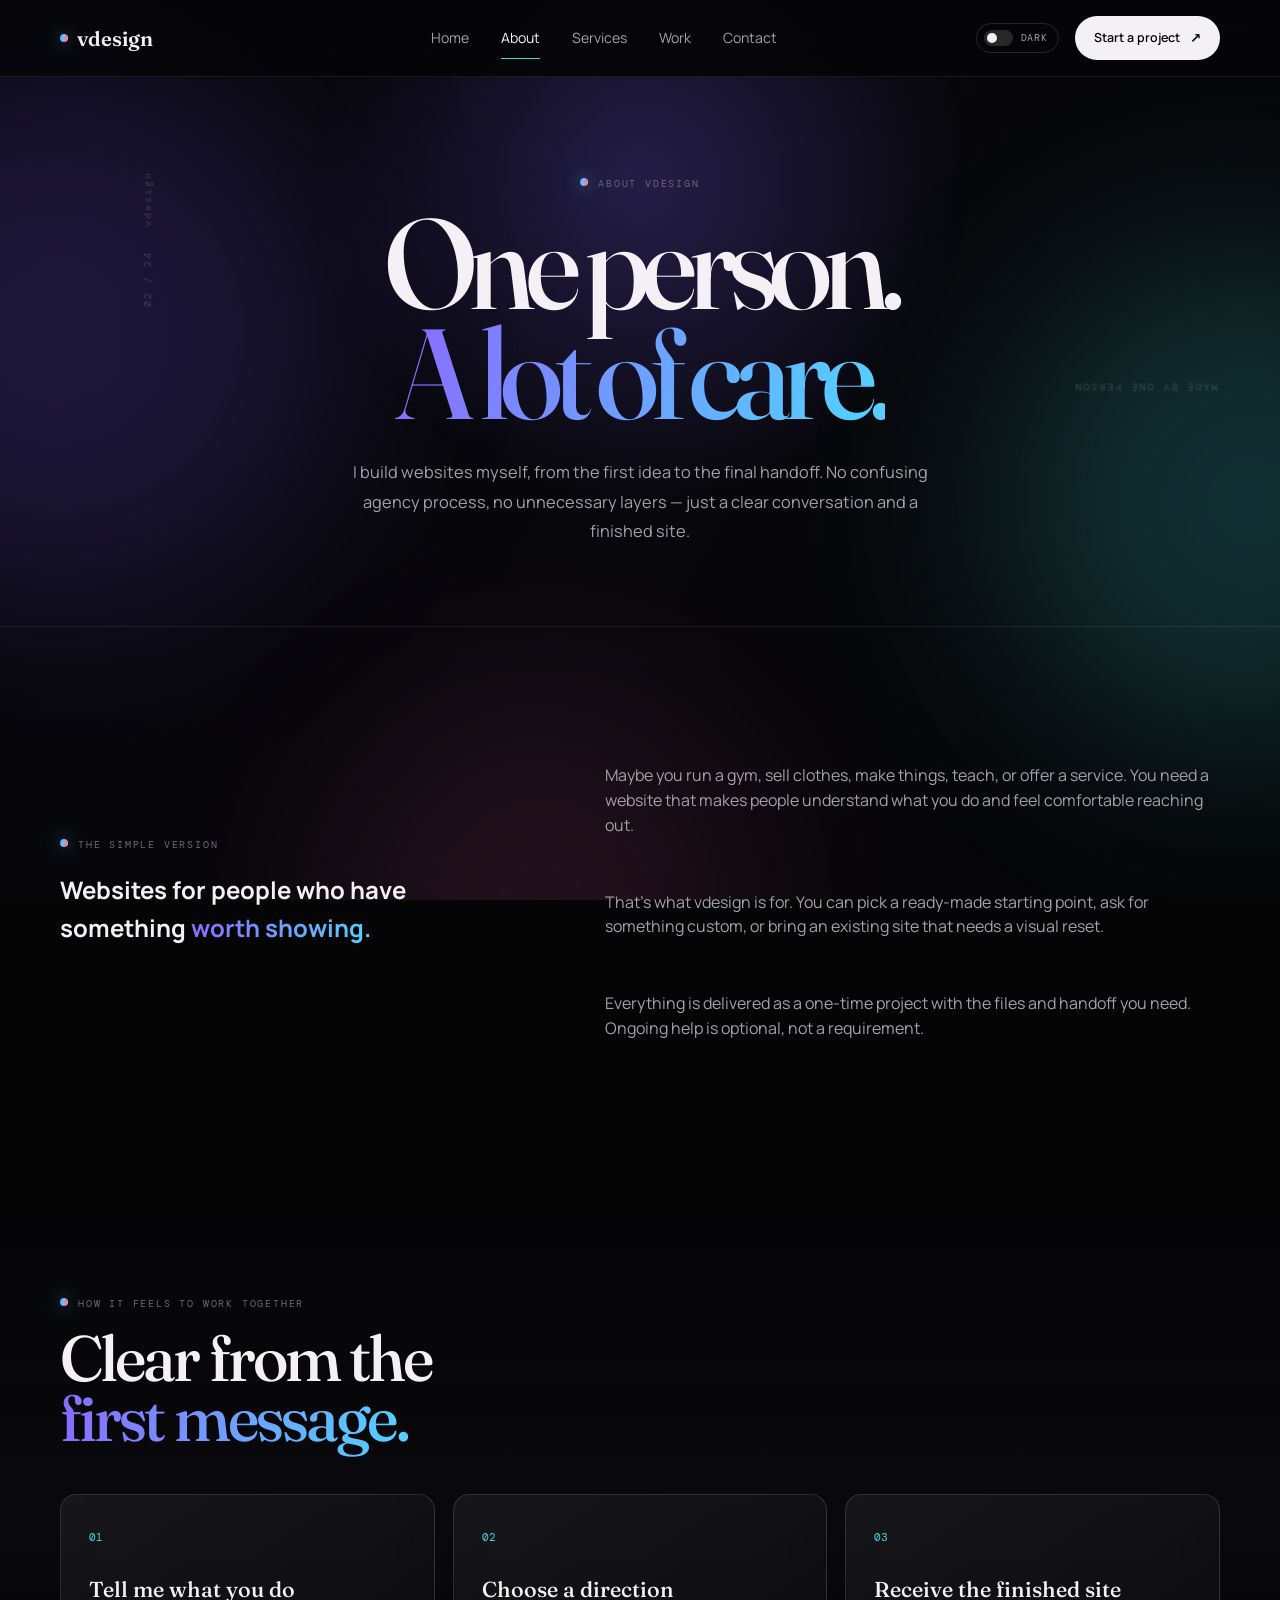
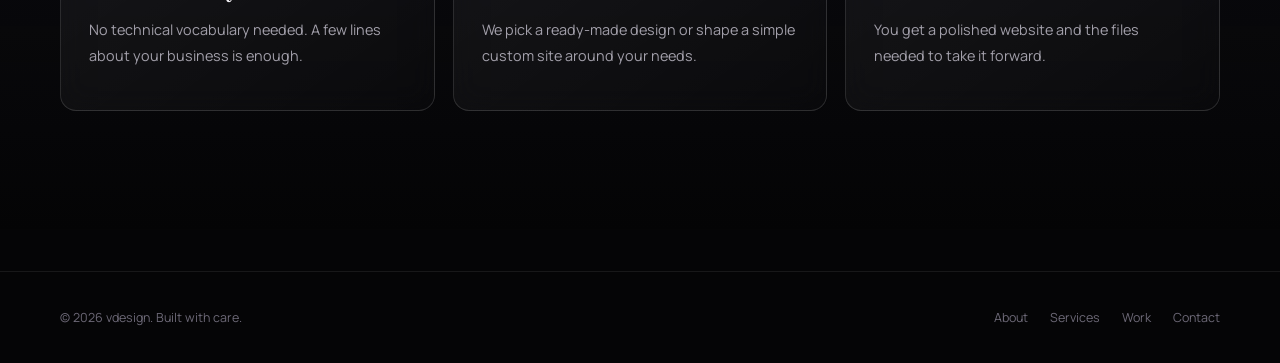
<file: about.html>
<!doctype html>
<html lang="en">
  <head>
    <meta charset="UTF-8" /><meta name="viewport" content="width=device-width, initial-scale=1.0" />
    <title>About — vdesign</title><meta name="description" content="Meet the person behind vdesign, a small independent web studio." />
    <link rel="preconnect" href="https://fonts.googleapis.com" /><link rel="preconnect" href="https://fonts.gstatic.com" crossorigin />
    <link href="https://fonts.googleapis.com/css2?family=DM+Mono:wght@400;500&family=Fraunces:opsz,wght@9..144,400;9..144,500;9..144,600&family=Manrope:wght@400;500;600;700&display=swap" rel="stylesheet" />
    <link rel="icon" type="image/x-icon" href="assets/favicon.ico" />
  <link rel="icon" type="image/png" sizes="32x32" href="assets/favicon-32x32.png" />
  <link rel="icon" type="image/png" sizes="16x16" href="assets/favicon-16x16.png" />
  <link rel="apple-touch-icon" sizes="180x180" href="assets/apple-touch-icon.png" />
    <script>(function(){try{var savedTheme=localStorage.getItem("vdesign-theme");if(savedTheme==="light"||savedTheme==="dark")document.documentElement.dataset.theme=savedTheme;}catch(error){}}());</script>
    <link rel="stylesheet" href="css/style.css" />
  </head>
  <body>
    <div class="ambient" aria-hidden="true"><span class="orb orb-violet"></span><span class="orb orb-cyan"></span><span class="orb orb-pink"></span><span class="ambient-mark mark-left">02 / 24 · vdesign</span><span class="ambient-mark mark-right">MADE BY ONE PERSON</span></div>
    <header class="site-header"><div class="container header-inner"><a class="brand" href="index.html"><span class="brand-dot"></span>vdesign</a><nav class="desktop-nav" aria-label="Main navigation"><a href="index.html">Home</a><a href="about.html">About</a><a href="services.html">Services</a><a href="work.html">Work</a><a href="contact.html">Contact</a></nav><div class="header-actions"><button class="theme-toggle" type="button" data-theme-toggle aria-label="Switch to light mode" aria-pressed="false"><span class="theme-toggle-track"><span class="theme-toggle-thumb"></span></span><span class="theme-toggle-label">Dark</span></button><a class="button button-light button-small" href="contact.html">Start a project <span>↗</span></a><button class="menu-toggle" type="button" aria-label="Open menu" aria-expanded="false"><span></span><span></span><span></span></button></div></div><nav class="mobile-nav" aria-label="Mobile navigation"><a href="index.html">Home</a><a href="about.html">About</a><a href="services.html">Services</a><a href="work.html">Work</a><a href="contact.html">Contact</a></nav></header>
    <main>
      <section class="page-hero glow-surface"><div class="container narrow center"><p class="eyebrow reveal"><span class="status-dot"></span>About vdesign</p><h1 class="reveal reveal-delay-1">One person.<br /><span class="gradient-text">A lot of care.</span></h1><p class="lead reveal reveal-delay-2">I build websites myself, from the first idea to the final handoff. No confusing agency process, no unnecessary layers — just a clear conversation and a finished site.</p></div></section>
      <section class="section"><div class="container split-heading about-grid"><div class="reveal"><p class="eyebrow"><span class="status-dot"></span>The simple version</p><h2>Websites for people who have something <span class="gradient-text">worth showing.</span></h2></div><div class="copy-stack reveal reveal-delay-1"><p>Maybe you run a gym, sell clothes, make things, teach, or offer a service. You need a website that makes people understand what you do and feel comfortable reaching out.</p><p>That’s what vdesign is for. You can pick a ready-made starting point, ask for something custom, or bring an existing site that needs a visual reset.</p><p>Everything is delivered as a one-time project with the files and handoff you need. Ongoing help is optional, not a requirement.</p></div></div></section>
      <section class="section section-muted"><div class="container"><div class="section-heading reveal"><div><p class="eyebrow"><span class="status-dot"></span>How it feels to work together</p><h2>Clear from the<br /><span class="gradient-text">first message.</span></h2></div></div><div class="number-grid"><div class="glass-card reveal"><span>01</span><h3>Tell me what you do</h3><p>No technical vocabulary needed. A few lines about your business is enough.</p></div><div class="glass-card reveal reveal-delay-1"><span>02</span><h3>Choose a direction</h3><p>We pick a ready-made design or shape a simple custom site around your needs.</p></div><div class="glass-card reveal reveal-delay-2"><span>03</span><h3>Receive the finished site</h3><p>You get a polished website and the files needed to take it forward.</p></div></div></div></section>
    </main>
    <footer class="site-footer"><div class="container footer-inner"><span>© <span data-year></span> vdesign. Built with care.</span><div><a href="about.html">About</a><a href="services.html">Services</a><a href="work.html">Work</a><a href="contact.html">Contact</a></div></div></footer><script src="js/script.js"></script>
  </body>
</html>
</file>
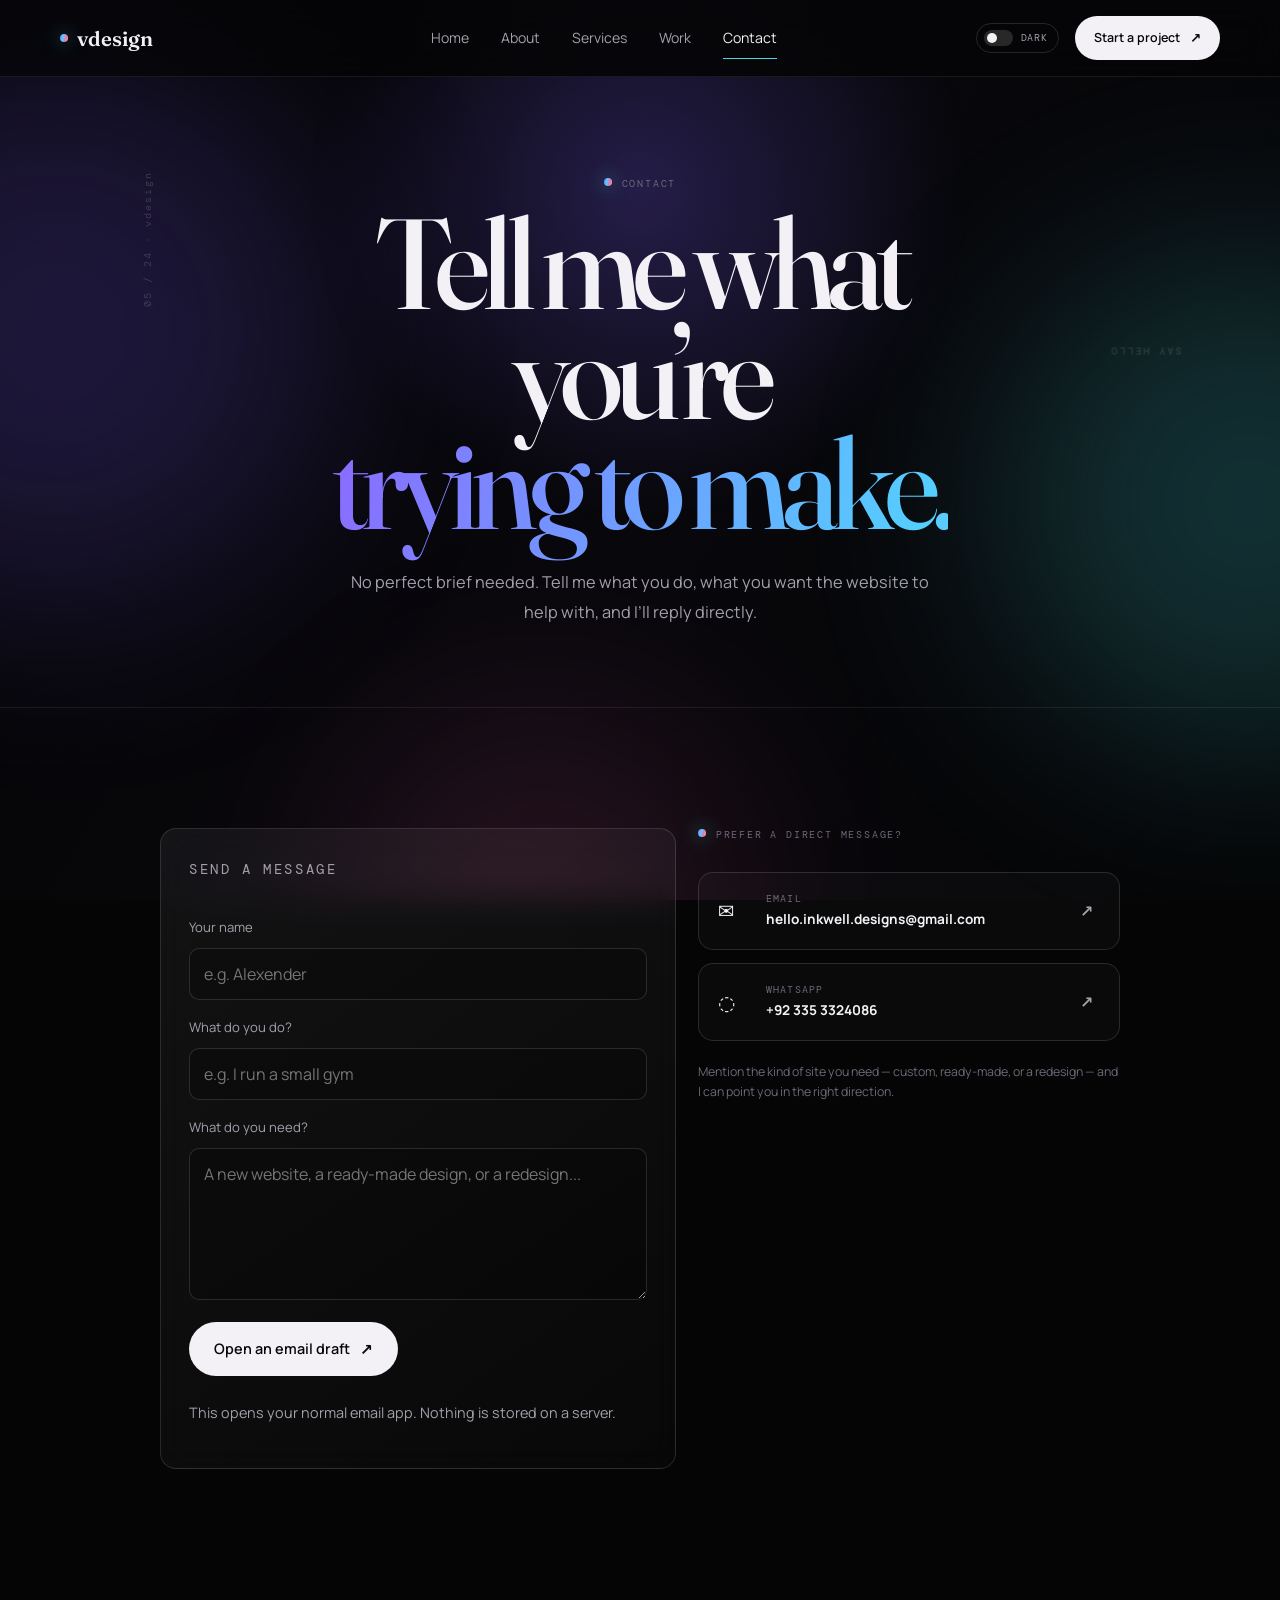
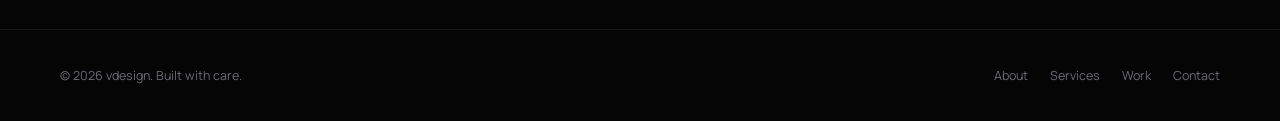
<file: contact.html>
<!doctype html>
<html lang="en">
  <head>
    <meta charset="UTF-8" /><meta name="viewport" content="width=device-width, initial-scale=1.0" />
    <title>Contact — vdesign</title><meta name="description" content="Tell vdesign what kind of website you need." />
    <link rel="preconnect" href="https://fonts.googleapis.com" /><link rel="preconnect" href="https://fonts.gstatic.com" crossorigin />
    <link href="https://fonts.googleapis.com/css2?family=DM+Mono:wght@400;500&family=Fraunces:opsz,wght@9..144,400;9..144,500;9..144,600&family=Manrope:wght@400;500;600;700&display=swap" rel="stylesheet" />
    <link rel="icon" type="image/x-icon" href="assets/favicon.ico" />
  <link rel="icon" type="image/png" sizes="32x32" href="assets/favicon-32x32.png" />
  <link rel="icon" type="image/png" sizes="16x16" href="assets/favicon-16x16.png" />
  <link rel="apple-touch-icon" sizes="180x180" href="assets/apple-touch-icon.png" />
    <script>(function(){try{var savedTheme=localStorage.getItem("vdesign-theme");if(savedTheme==="light"||savedTheme==="dark")document.documentElement.dataset.theme=savedTheme;}catch(error){}}());</script>
    <link rel="stylesheet" href="css/style.css" />
  </head>
  <body>
    <div class="ambient" aria-hidden="true"><span class="orb orb-violet"></span><span class="orb orb-cyan"></span><span class="orb orb-pink"></span><span class="ambient-mark mark-left">05 / 24 · vdesign</span><span class="ambient-mark mark-right">SAY HELLO</span></div>
    <header class="site-header"><div class="container header-inner"><a class="brand" href="index.html"><span class="brand-dot"></span>vdesign</a><nav class="desktop-nav" aria-label="Main navigation"><a href="index.html">Home</a><a href="about.html">About</a><a href="services.html">Services</a><a href="work.html">Work</a><a href="contact.html">Contact</a></nav><div class="header-actions"><button class="theme-toggle" type="button" data-theme-toggle aria-label="Switch to light mode" aria-pressed="false"><span class="theme-toggle-track"><span class="theme-toggle-thumb"></span></span><span class="theme-toggle-label">Dark</span></button><a class="button button-light button-small" href="contact.html">Start a project <span>↗</span></a><button class="menu-toggle" type="button" aria-label="Open menu" aria-expanded="false"><span></span><span></span><span></span></button></div></div><nav class="mobile-nav" aria-label="Mobile navigation"><a href="index.html">Home</a><a href="about.html">About</a><a href="services.html">Services</a><a href="work.html">Work</a><a href="contact.html">Contact</a></nav></header>
    <main>
      <section class="page-hero glow-surface"><div class="container narrow center"><p class="eyebrow reveal"><span class="status-dot"></span>Contact</p><h1 class="reveal reveal-delay-1">Tell me what you’re<br /><span class="gradient-text">trying to make.</span></h1><p class="lead reveal reveal-delay-2">No perfect brief needed. Tell me what you do, what you want the website to help with, and I’ll reply directly.</p></div></section>
      <section class="section contact-section"><div class="container contact-layout"><form class="glass-card contact-form reveal" id="contact-form"><p class="eyebrow">Send a message</p><label for="name">Your name</label><input id="name" name="name" type="text" placeholder="e.g. Alexender" required /><label for="business">What do you do?</label><input id="business" name="business" type="text" placeholder="e.g. I run a small gym" required /><label for="message">What do you need?</label><textarea id="message" name="message" rows="5" placeholder="A new website, a ready-made design, or a redesign..." required></textarea><button class="button button-light" type="submit">Open an email draft <span>↗</span></button><p class="form-note">This opens your normal email app. Nothing is stored on a server.</p></form><div class="contact-side reveal reveal-delay-1"><p class="eyebrow"><span class="status-dot"></span>Prefer a direct message?</p><a class="contact-card" href="mailto:hello.inkwell.designs@gmail.com"><span class="contact-icon">✉</span><span><small>Email</small><strong>hello.inkwell.designs@gmail.com</strong></span><b>↗</b></a><a class="contact-card contact-card-whatsapp" href="https://wa.me/923353324086" target="_blank" rel="noopener"><span class="contact-icon">◌</span><span><small>WhatsApp</small><strong>+92 335 3324086</strong></span><b>↗</b></a><p class="small-note">Mention the kind of site you need — custom, ready-made, or a redesign — and I can point you in the right direction.</p></div></div></section>
    </main>
    <footer class="site-footer"><div class="container footer-inner"><span>© <span data-year></span> vdesign. Built with care.</span><div><a href="about.html">About</a><a href="services.html">Services</a><a href="work.html">Work</a><a href="contact.html">Contact</a></div></div></footer><script src="js/script.js"></script>
  </body>
</html>
</file>
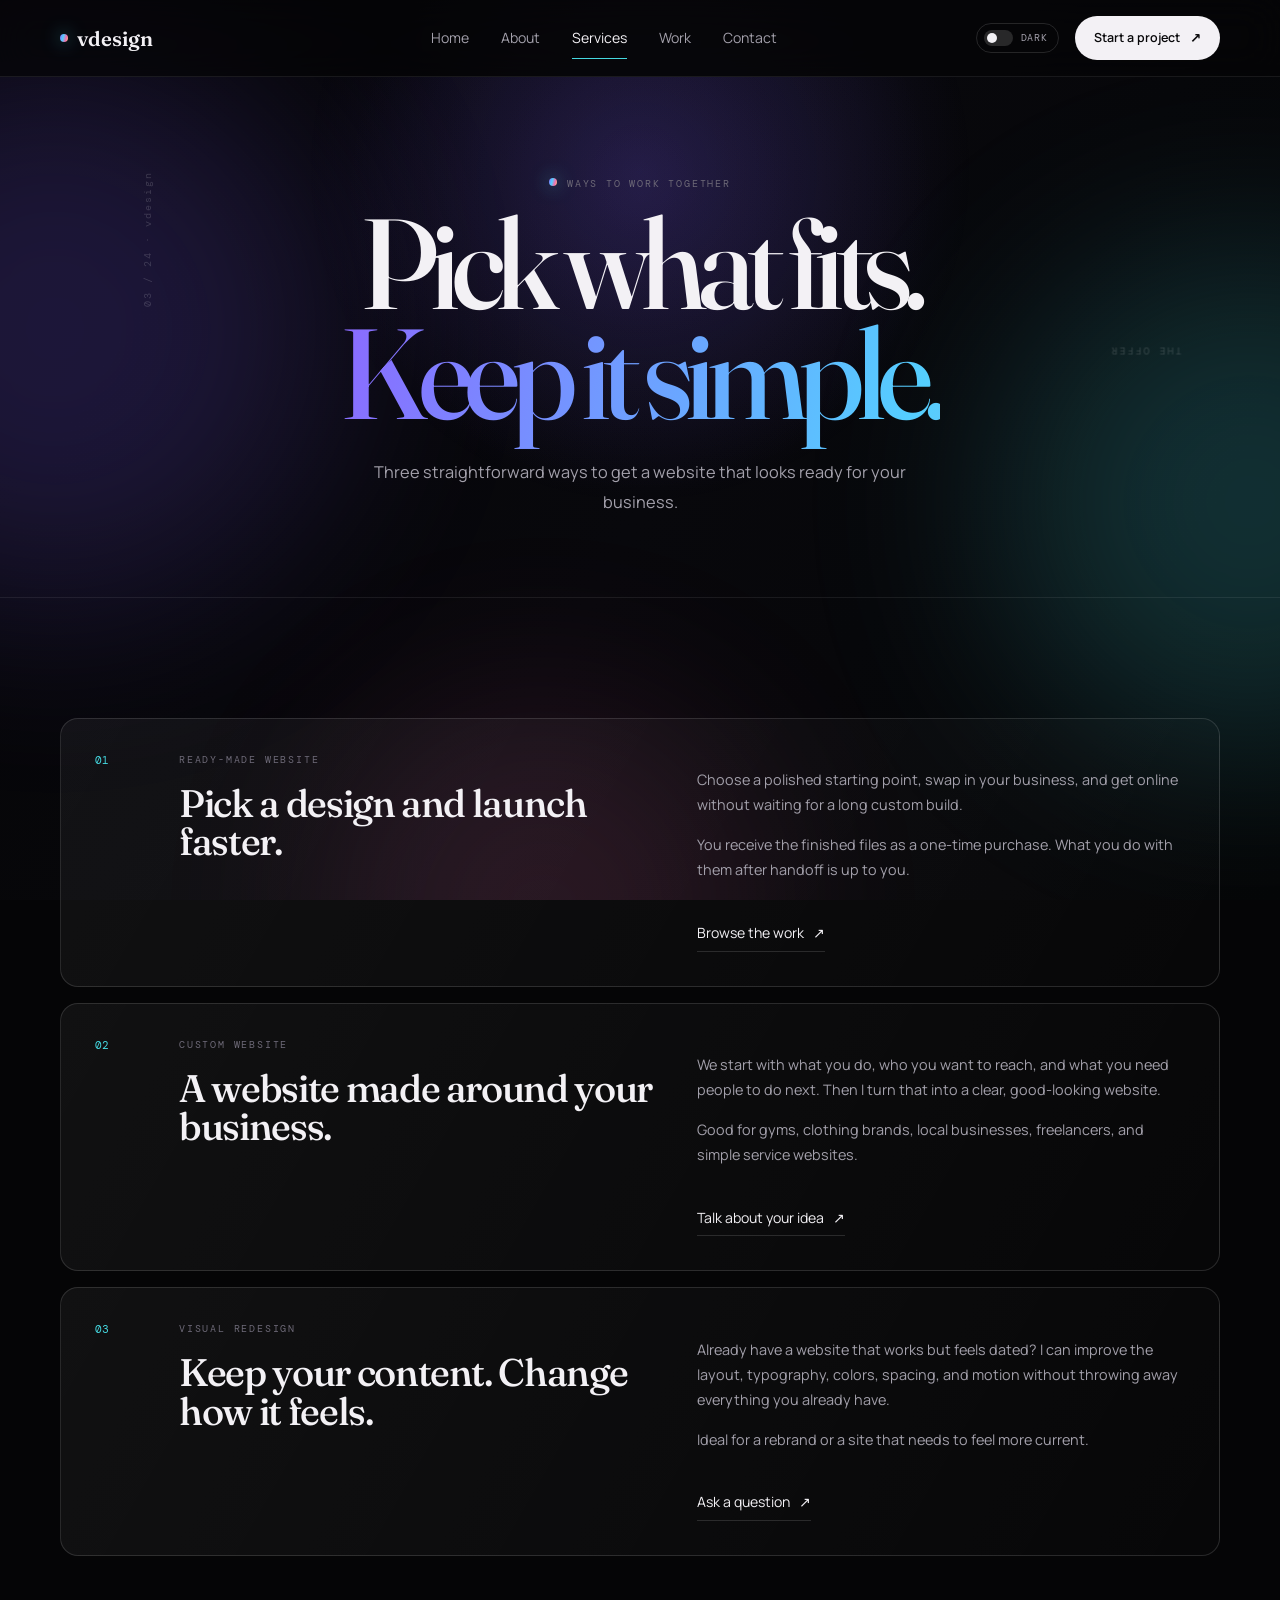
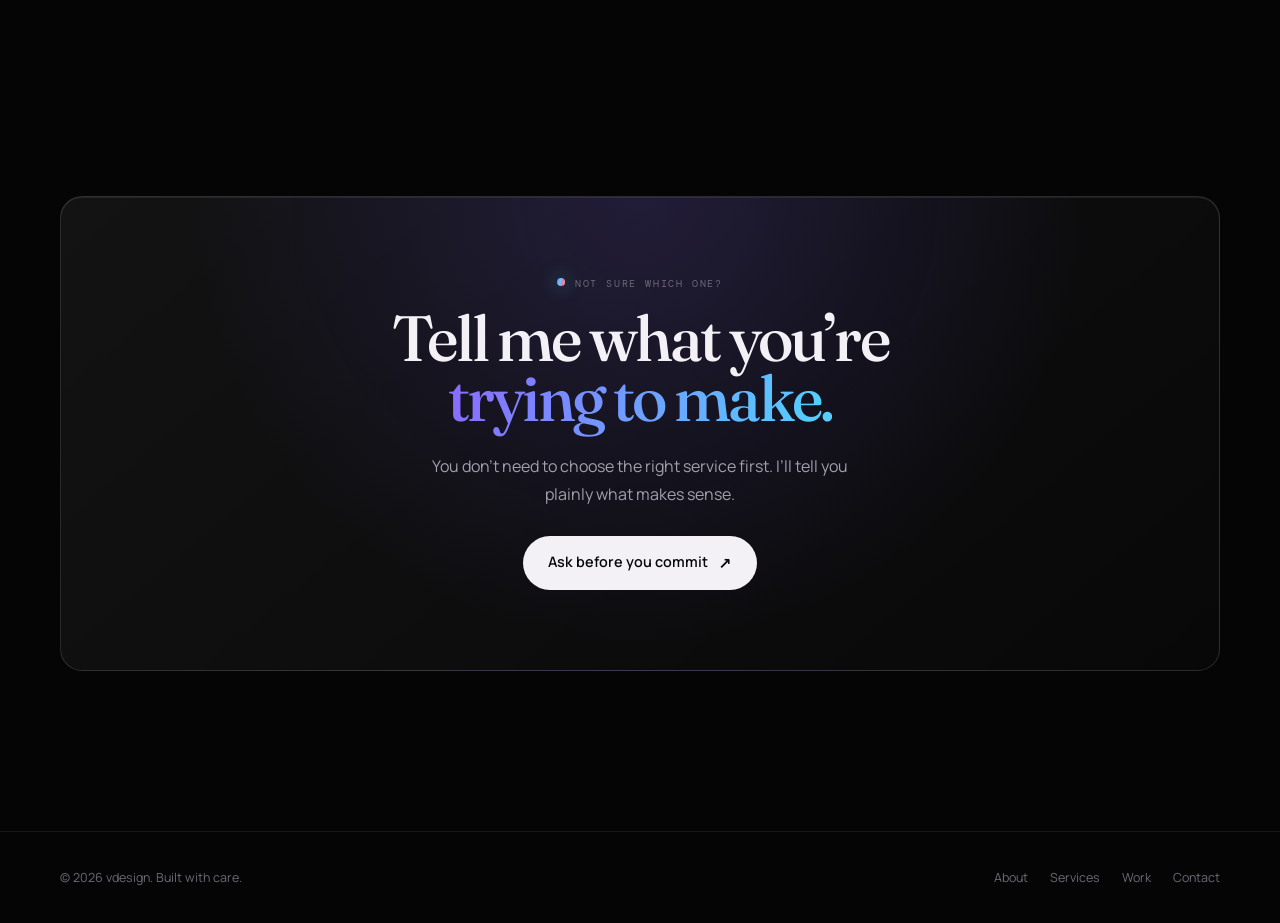
<file: services.html>
<!doctype html>
<html lang="en">
  <head>
    <meta charset="UTF-8" /><meta name="viewport" content="width=device-width, initial-scale=1.0" />
    <title>Services — vdesign</title><meta name="description" content="Choose a ready-made website, a custom website, or a visual redesign from vdesign." />
    <link rel="preconnect" href="https://fonts.googleapis.com" /><link rel="preconnect" href="https://fonts.gstatic.com" crossorigin />
    <link href="https://fonts.googleapis.com/css2?family=DM+Mono:wght@400;500&family=Fraunces:opsz,wght@9..144,400;9..144,500;9..144,600&family=Manrope:wght@400;500;600;700&display=swap" rel="stylesheet" />
    <link rel="icon" type="image/x-icon" href="assets/favicon.ico" />
  <link rel="icon" type="image/png" sizes="32x32" href="assets/favicon-32x32.png" />
  <link rel="icon" type="image/png" sizes="16x16" href="assets/favicon-16x16.png" />
  <link rel="apple-touch-icon" sizes="180x180" href="assets/apple-touch-icon.png" />
    <script>(function(){try{var savedTheme=localStorage.getItem("vdesign-theme");if(savedTheme==="light"||savedTheme==="dark")document.documentElement.dataset.theme=savedTheme;}catch(error){}}());</script>
    <link rel="stylesheet" href="css/style.css" />
  </head>
  <body>
    <div class="ambient" aria-hidden="true"><span class="orb orb-violet"></span><span class="orb orb-cyan"></span><span class="orb orb-pink"></span><span class="ambient-mark mark-left">03 / 24 · vdesign</span><span class="ambient-mark mark-right">THE OFFER</span></div>
    <header class="site-header"><div class="container header-inner"><a class="brand" href="index.html"><span class="brand-dot"></span>vdesign</a><nav class="desktop-nav" aria-label="Main navigation"><a href="index.html">Home</a><a href="about.html">About</a><a href="services.html">Services</a><a href="work.html">Work</a><a href="contact.html">Contact</a></nav><div class="header-actions"><button class="theme-toggle" type="button" data-theme-toggle aria-label="Switch to light mode" aria-pressed="false"><span class="theme-toggle-track"><span class="theme-toggle-thumb"></span></span><span class="theme-toggle-label">Dark</span></button><a class="button button-light button-small" href="contact.html">Start a project <span>↗</span></a><button class="menu-toggle" type="button" aria-label="Open menu" aria-expanded="false"><span></span><span></span><span></span></button></div></div><nav class="mobile-nav" aria-label="Mobile navigation"><a href="index.html">Home</a><a href="about.html">About</a><a href="services.html">Services</a><a href="work.html">Work</a><a href="contact.html">Contact</a></nav></header>
    <main>
      <section class="page-hero glow-surface"><div class="container narrow center"><p class="eyebrow reveal"><span class="status-dot"></span>Ways to work together</p><h1 class="reveal reveal-delay-1">Pick what fits.<br /><span class="gradient-text">Keep it simple.</span></h1><p class="lead reveal reveal-delay-2">Three straightforward ways to get a website that looks ready for your business.</p></div></section>
      <section class="section service-list"><div class="container">
        <article id="ready-made" class="service-card reveal"><div class="service-index">01</div><div><p class="eyebrow">Ready-made website</p><h2>Pick a design and launch faster.</h2></div><div class="service-copy"><p>Choose a polished starting point, swap in your business, and get online without waiting for a long custom build.</p><p>You receive the finished files as a one-time purchase. What you do with them after handoff is up to you.</p><a class="text-link" href="work.html">Browse the work <span>↗</span></a></div></article>
        <article id="custom" class="service-card reveal"><div class="service-index">02</div><div><p class="eyebrow">Custom website</p><h2>A website made around your business.</h2></div><div class="service-copy"><p>We start with what you do, who you want to reach, and what you need people to do next. Then I turn that into a clear, good-looking website.</p><p>Good for gyms, clothing brands, local businesses, freelancers, and simple service websites.</p><a class="text-link" href="contact.html">Talk about your idea <span>↗</span></a></div></article>
        <article id="redesign" class="service-card reveal"><div class="service-index">03</div><div><p class="eyebrow">Visual redesign</p><h2>Keep your content. Change how it feels.</h2></div><div class="service-copy"><p>Already have a website that works but feels dated? I can improve the layout, typography, colors, spacing, and motion without throwing away everything you already have.</p><p>Ideal for a rebrand or a site that needs to feel more current.</p><a class="text-link" href="contact.html">Ask a question <span>↗</span></a></div></article>
      </div></section>
      <section class="section"><div class="container"><div class="cta-panel center reveal"><p class="eyebrow"><span class="status-dot"></span>Not sure which one?</p><h2>Tell me what you’re<br /><span class="gradient-text">trying to make.</span></h2><p>You don’t need to choose the right service first. I’ll tell you plainly what makes sense.</p><a class="button button-light" href="contact.html">Ask before you commit <span>↗</span></a></div></div></section>
    </main>
    <footer class="site-footer"><div class="container footer-inner"><span>© <span data-year></span> vdesign. Built with care.</span><div><a href="about.html">About</a><a href="services.html">Services</a><a href="work.html">Work</a><a href="contact.html">Contact</a></div></div></footer><script src="js/script.js"></script>
  </body>
</html>
</file>
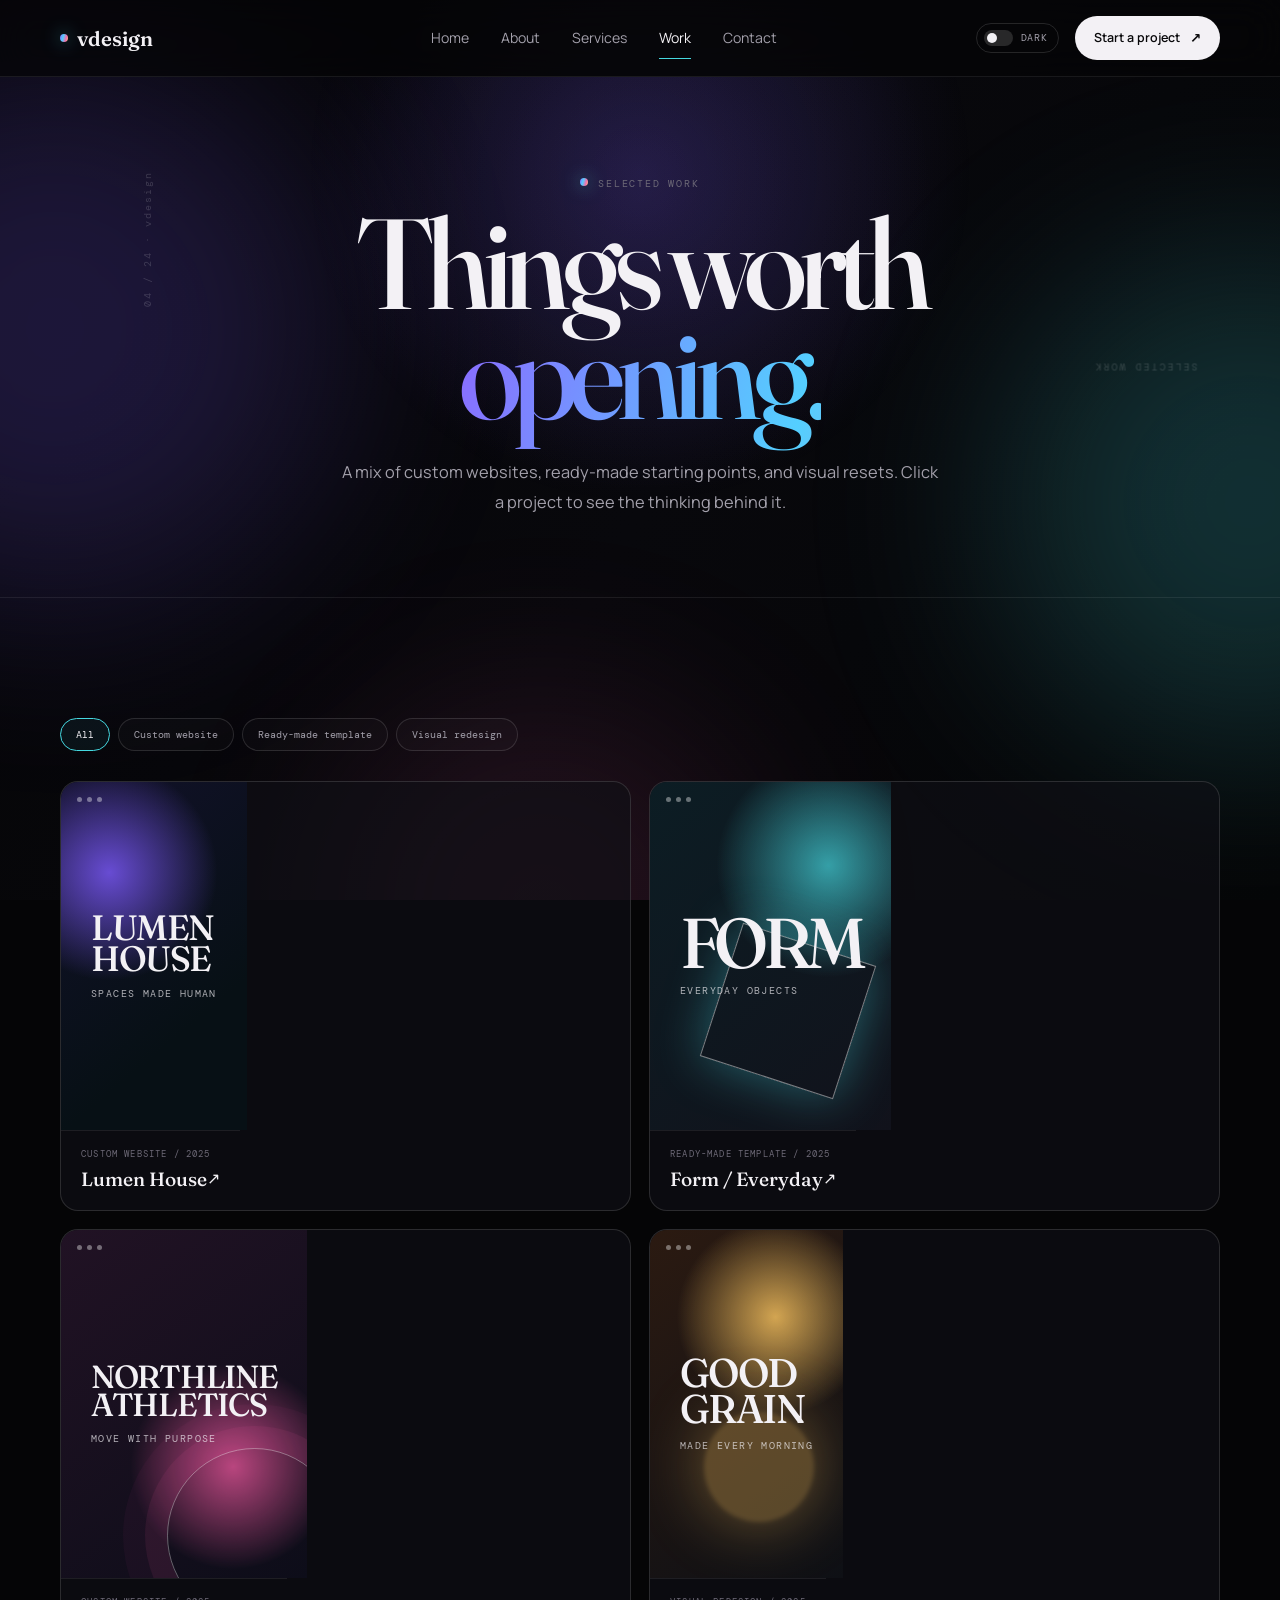
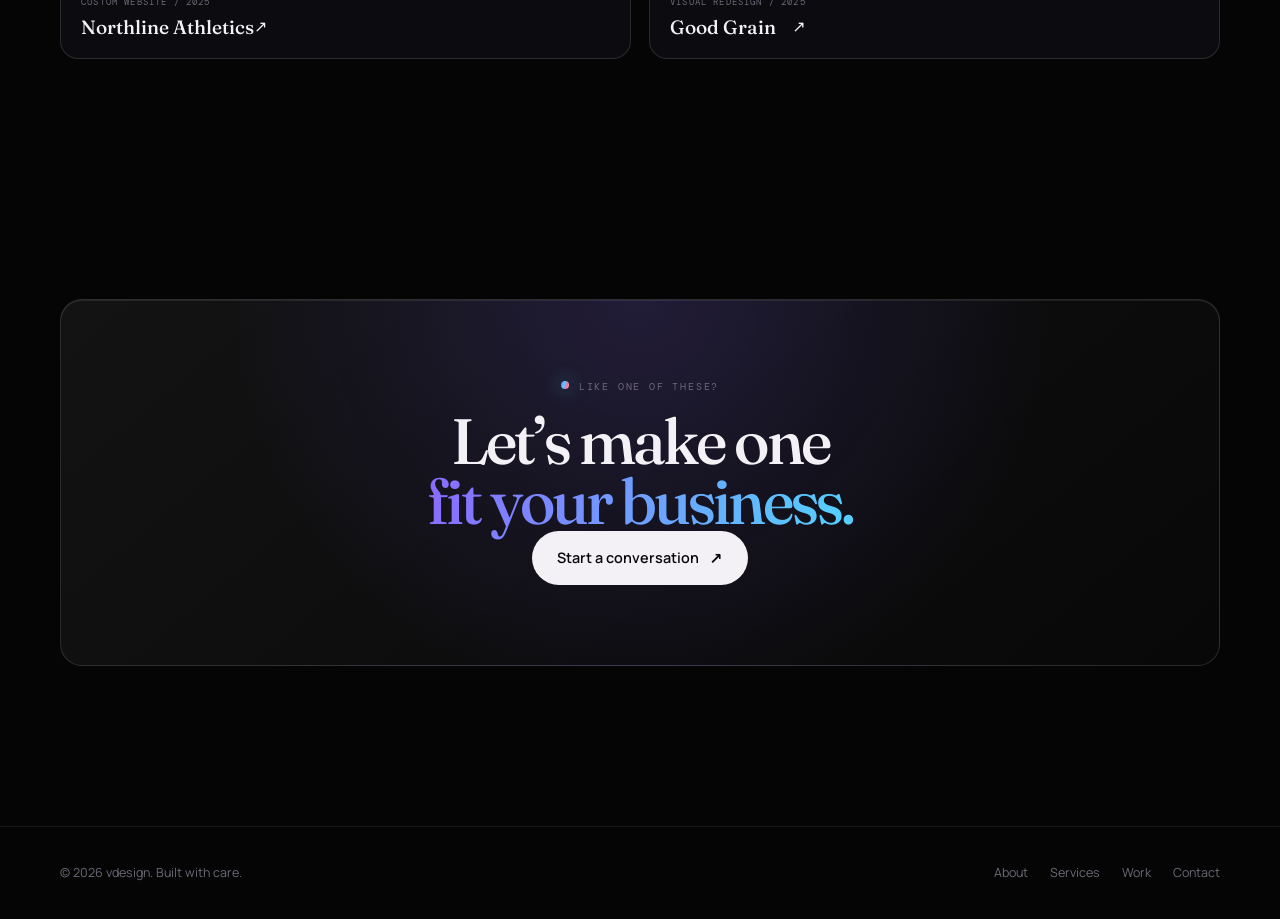
<file: work.html>
<!doctype html>
<html lang="en">
  <head>
    <meta charset="UTF-8" /><meta name="viewport" content="width=device-width, initial-scale=1.0" />
    <title>Work — vdesign</title><meta name="description" content="A selection of ready-made and custom website concepts from vdesign." />
    <link rel="preconnect" href="https://fonts.googleapis.com" /><link rel="preconnect" href="https://fonts.gstatic.com" crossorigin />
    <link rel="icon" type="image/x-icon" href="assets/favicon.ico" />
  <link rel="icon" type="image/png" sizes="32x32" href="assets/favicon-32x32.png" />
  <link rel="icon" type="image/png" sizes="16x16" href="assets/favicon-16x16.png" />
  <link rel="apple-touch-icon" sizes="180x180" href="assets/apple-touch-icon.png" />
    <link href="https://fonts.googleapis.com/css2?family=DM+Mono:wght@400;500&family=Fraunces:opsz,wght@9..144,400;9..144,500;9..144,600&family=Manrope:wght@400;500;600;700&display=swap" rel="stylesheet" />
    <script>(function(){try{var savedTheme=localStorage.getItem("vdesign-theme");if(savedTheme==="light"||savedTheme==="dark")document.documentElement.dataset.theme=savedTheme;}catch(error){}}());</script>
    <link rel="stylesheet" href="css/style.css" />
  </head>
  <body>
    <div class="ambient" aria-hidden="true"><span class="orb orb-violet"></span><span class="orb orb-cyan"></span><span class="orb orb-pink"></span><span class="ambient-mark mark-left">04 / 24 · vdesign</span><span class="ambient-mark mark-right">SELECTED WORK</span></div>
    <header class="site-header"><div class="container header-inner"><a class="brand" href="index.html"><span class="brand-dot"></span>vdesign</a><nav class="desktop-nav" aria-label="Main navigation"><a href="index.html">Home</a><a href="about.html">About</a><a href="services.html">Services</a><a href="work.html">Work</a><a href="contact.html">Contact</a></nav><div class="header-actions"><button class="theme-toggle" type="button" data-theme-toggle aria-label="Switch to light mode" aria-pressed="false"><span class="theme-toggle-track"><span class="theme-toggle-thumb"></span></span><span class="theme-toggle-label">Dark</span></button><a class="button button-light button-small" href="contact.html">Start a project <span>↗</span></a><button class="menu-toggle" type="button" aria-label="Open menu" aria-expanded="false"><span></span><span></span><span></span></button></div></div><nav class="mobile-nav" aria-label="Mobile navigation"><a href="index.html">Home</a><a href="about.html">About</a><a href="services.html">Services</a><a href="work.html">Work</a><a href="contact.html">Contact</a></nav></header>
    <main>
      <section class="page-hero glow-surface"><div class="container narrow center"><p class="eyebrow reveal"><span class="status-dot"></span>Selected work</p><h1 class="reveal reveal-delay-1">Things worth<br /><span class="gradient-text">opening.</span></h1><p class="lead reveal reveal-delay-2">A mix of custom websites, ready-made starting points, and visual resets. Click a project to see the thinking behind it.</p></div></section>
      <section class="section work-section"><div class="container"><div class="filter-bar reveal" role="group" aria-label="Filter projects"><button class="filter-button is-active" data-filter="all" type="button">All</button><button class="filter-button" data-filter="custom" type="button">Custom website</button><button class="filter-button" data-filter="template" type="button">Ready-made template</button><button class="filter-button" data-filter="redesign" type="button">Visual redesign</button></div>
        <div class="project-grid project-grid-large">
          <button class="project-card project-card-violet reveal" data-project-trigger data-category="custom" data-title="Lumen House" data-type="Custom website" data-description="A calm, confident landing page for a local interior studio that needed more inquiries and a better first impression." type="button"><span class="project-window"><i></i><i></i><i></i></span><span class="project-art art-lumen"><b>LUMEN<br />HOUSE</b><em>spaces made human</em></span><span class="project-meta"><small>Custom website / 2025</small><strong>Lumen House <span>↗</span></strong></span></button>
          <button class="project-card project-card-cyan reveal reveal-delay-1" data-project-trigger data-category="template" data-title="Form / Everyday" data-type="Ready-made template" data-description="A flexible template for makers and small product brands who want a strong online home without a long build." type="button"><span class="project-window"><i></i><i></i><i></i></span><span class="project-art art-form"><b>FORM</b><em>everyday objects</em><div class="art-shape"></div></span><span class="project-meta"><small>Ready-made template / 2025</small><strong>Form / Everyday <span>↗</span></strong></span></button>
          <button class="project-card project-card-pink reveal reveal-delay-2" data-project-trigger data-category="custom" data-title="Northline Athletics" data-type="Custom website" data-description="An energetic, mobile-first website for a gym that wanted more trial bookings and a clearer way to explain its classes." type="button"><span class="project-window"><i></i><i></i><i></i></span><span class="project-art art-northline"><b>NORTHLINE<br />ATHLETICS</b><em>move with purpose</em><div class="art-ring"></div></span><span class="project-meta"><small>Custom website / 2025</small><strong>Northline Athletics <span>↗</span></strong></span></button>
          <button class="project-card project-card-amber reveal" data-project-trigger data-category="redesign" data-title="Good Grain" data-type="Visual redesign" data-description="A warmer, clearer visual direction for a local bakery that wanted its online presence to feel as good as the shop." type="button"><span class="project-window"><i></i><i></i><i></i></span><span class="project-art art-grain"><b>GOOD<br />GRAIN</b><em>made every morning</em><div class="art-sun"></div></span><span class="project-meta"><small>Visual redesign / 2025</small><strong>Good Grain <span>↗</span></strong></span></button>
        </div>
      </div></section>
      <section class="section"><div class="container"><div class="cta-panel center reveal"><p class="eyebrow"><span class="status-dot"></span>Like one of these?</p><h2>Let’s make one<br /><span class="gradient-text">fit your business.</span></h2><a class="button button-light" href="contact.html">Start a conversation <span>↗</span></a></div></div></section>
    </main>
    <footer class="site-footer"><div class="container footer-inner"><span>© <span data-year></span> vdesign. Built with care.</span><div><a href="about.html">About</a><a href="services.html">Services</a><a href="work.html">Work</a><a href="contact.html">Contact</a></div></div></footer>
    <div class="project-modal" aria-hidden="true"><div class="modal-backdrop" data-modal-close></div><div class="modal-card" role="dialog" aria-modal="true" aria-labelledby="modal-title"><button class="modal-close" data-modal-close type="button" aria-label="Close project preview">×</button><p class="eyebrow">Project preview</p><h2 id="modal-title"></h2><p class="modal-type"></p><p class="modal-description"></p><a class="button button-light" href="contact.html">Ask about a similar site <span>↗</span></a></div></div>
    <script src="js/script.js"></script>
  </body>
</html>
</file>
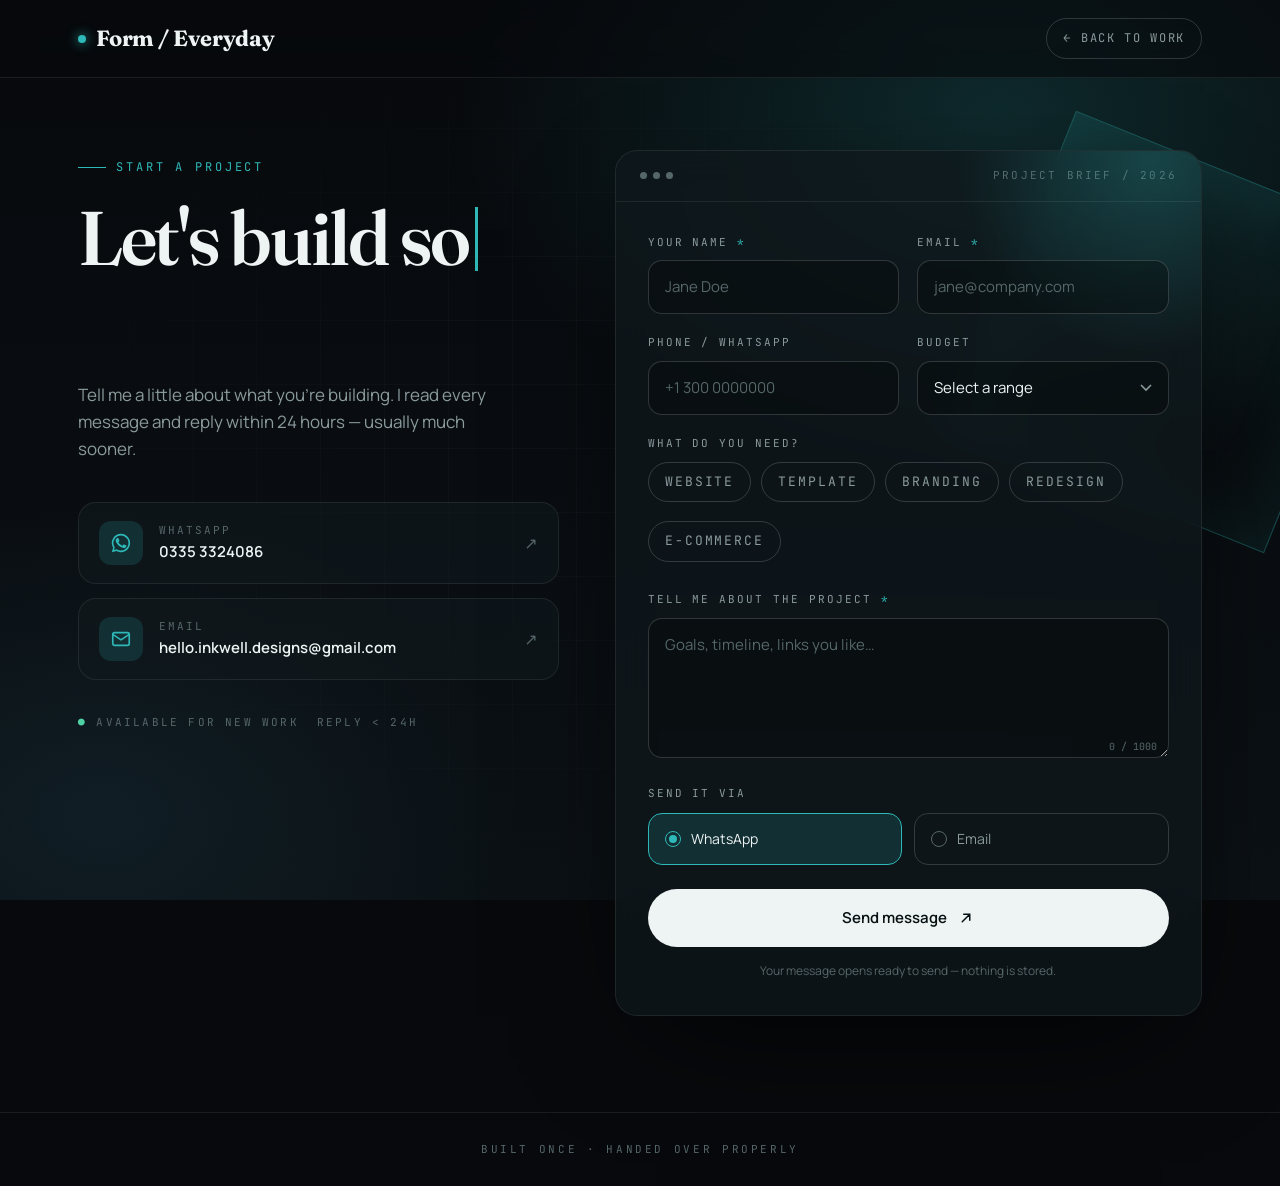
<file: work/Form/form.html>
<!DOCTYPE html>
<html lang="en">
<head>
<meta charset="UTF-8" />
<meta name="viewport" content="width=device-width, initial-scale=1.0" />
<title>Form / Everyday — Start a conversation</title>
<meta name="description" content="Form / Everyday — tell us about your project. Reach us on WhatsApp or email." />
<link rel="preconnect" href="https://fonts.googleapis.com" />
<link rel="preconnect" href="https://fonts.gstatic.com" crossorigin />
<link href="https://fonts.googleapis.com/css2?family=Fraunces:opsz,wght@9..144,400;9..144,600;9..144,700&family=JetBrains+Mono:wght@400;500&family=Manrope:wght@400;500;600&display=swap" rel="stylesheet" />
<style>
  :root {
    --bg: #07090c;
    --bg-2: #0b1115;
    --panel: rgba(16, 24, 28, 0.72);
    --panel-solid: #0e161a;
    --line: rgba(255, 255, 255, 0.08);
    --line-strong: rgba(255, 255, 255, 0.16);
    --text: #eef3f3;
    --muted: #8a9a9d;
    --dim: #56676a;
    --teal: #2fb8b8;
    --teal-soft: rgba(47, 184, 184, 0.16);
    --teal-glow: rgba(47, 184, 184, 0.35);
    --danger: #ff6b6b;
    --ok: #4fd1a5;
    --radius: 22px;
    --serif: "Fraunces", Georgia, serif;
    --sans: "Manrope", system-ui, sans-serif;
    --mono: "JetBrains Mono", ui-monospace, monospace;
  }

  * { box-sizing: border-box; margin: 0; padding: 0; }
  html { scroll-behavior: smooth; }
  body {
    font-family: var(--sans);
    background: var(--bg);
    color: var(--text);
    min-height: 100vh;
    line-height: 1.6;
    overflow-x: hidden;
    -webkit-font-smoothing: antialiased;
  }

  /* ---------- Ambient background ---------- */
  .bg {
    position: fixed; inset: 0; z-index: -1; pointer-events: none;
    background:
      radial-gradient(900px 600px at 78% 12%, rgba(47,184,184,0.18), transparent 60%),
      radial-gradient(700px 500px at 8% 90%, rgba(40,90,110,0.18), transparent 60%),
      linear-gradient(180deg, var(--bg) 0%, var(--bg-2) 100%);
  }
  .bg::after {
    content: ""; position: absolute; inset: 0;
    background-image:
      linear-gradient(rgba(255,255,255,0.025) 1px, transparent 1px),
      linear-gradient(90deg, rgba(255,255,255,0.025) 1px, transparent 1px);
    background-size: 64px 64px;
    mask-image: radial-gradient(ellipse at center, #000 30%, transparent 75%);
  }
  .shape {
    position: fixed; z-index: -1; pointer-events: none;
    width: 340px; height: 340px; right: -60px; top: 18%;
    border: 1px solid rgba(47,184,184,0.35);
    background: linear-gradient(140deg, rgba(47,184,184,0.08), rgba(0,0,0,0.2));
    transform: rotate(22deg);
    box-shadow: 0 0 80px rgba(47,184,184,0.12) inset;
    animation: drift 18s ease-in-out infinite alternate;
  }
  @keyframes drift {
    from { transform: rotate(22deg) translateY(0); }
    to   { transform: rotate(34deg) translateY(40px); }
  }

  /* ---------- Top bar ---------- */
  header {
    position: sticky; top: 0; z-index: 10;
    backdrop-filter: blur(14px);
    background: rgba(7, 9, 12, 0.6);
    border-bottom: 1px solid var(--line);
  }
  .nav {
    max-width: 1180px; margin: 0 auto; padding: 18px 28px;
    display: flex; align-items: center; justify-content: space-between;
  }
  .brand {
    font-family: var(--serif); font-weight: 700; font-size: 22px;
    color: var(--text); text-decoration: none; letter-spacing: -0.01em;
    display: flex; align-items: center; gap: 10px;
  }
  .brand .dot { width: 8px; height: 8px; border-radius: 50%; background: var(--teal); box-shadow: 0 0 12px var(--teal); }
  .back {
    font-family: var(--mono); font-size: 12px; letter-spacing: 0.14em; text-transform: uppercase;
    color: var(--muted); text-decoration: none; padding: 10px 16px;
    border: 1px solid var(--line-strong); border-radius: 999px; transition: .25s;
  }
  .back:hover { color: var(--text); border-color: var(--teal); }

  /* ---------- Layout ---------- */
  main { max-width: 1180px; margin: 0 auto; padding: 72px 28px 96px; }
  .grid { display: grid; grid-template-columns: 0.9fr 1.1fr; gap: 56px; align-items: start; }

  .eyebrow {
    font-family: var(--mono); font-size: 12px; letter-spacing: 0.24em; text-transform: uppercase;
    color: var(--teal); display: inline-flex; align-items: center; gap: 10px; margin-bottom: 22px;
  }
  .eyebrow::before { content: ""; width: 28px; height: 1px; background: var(--teal); }

  h1 {
    font-family: var(--serif); font-weight: 600;
    font-size: clamp(42px, 6vw, 76px); line-height: 1.02; letter-spacing: -0.03em;
    min-height: 2.1em;
  }
  h1 .typed { color: var(--text); }
  h1 .accent { color: var(--teal); font-style: italic; }
  .cursor {
    display: inline-block; width: 3px; height: 0.85em; margin-left: 6px;
    background: var(--teal); vertical-align: -0.08em;
    animation: blink 1s steps(1) infinite;
  }
  @keyframes blink { 50% { opacity: 0; } }

  .lead { color: var(--muted); font-size: 17px; max-width: 440px; margin-top: 22px; }

  /* ---------- Contact cards ---------- */
  .contacts { margin-top: 40px; display: grid; gap: 14px; }
  .contact {
    display: flex; align-items: center; gap: 16px;
    padding: 18px 20px; border-radius: 18px;
    border: 1px solid var(--line); background: var(--panel);
    text-decoration: none; color: var(--text); transition: .3s;
  }
  .contact:hover { border-color: var(--teal); transform: translateY(-2px); box-shadow: 0 12px 40px -18px var(--teal-glow); }
  .contact .ic {
    width: 44px; height: 44px; border-radius: 12px; flex-shrink: 0;
    display: grid; place-items: center; background: var(--teal-soft); color: var(--teal);
  }
  .contact .ic svg { width: 22px; height: 22px; }
  .contact small {
    display: block; font-family: var(--mono); font-size: 11px; letter-spacing: 0.18em;
    text-transform: uppercase; color: var(--dim);
  }
  .contact strong { font-weight: 600; font-size: 15px; word-break: break-all; }
  .contact .arrow { margin-left: auto; color: var(--dim); transition: .3s; }
  .contact:hover .arrow { color: var(--teal); transform: translate(3px, -3px); }

  .meta {
    margin-top: 34px; font-family: var(--mono); font-size: 11px; letter-spacing: 0.2em;
    text-transform: uppercase; color: var(--dim); display: flex; gap: 18px; flex-wrap: wrap;
  }
  .meta span::before { content: "● "; color: var(--ok); }

  /* ---------- Form card ---------- */
  .card {
    position: relative; border-radius: var(--radius);
    border: 1px solid var(--line); background: var(--panel);
    backdrop-filter: blur(18px); overflow: hidden;
    box-shadow: 0 40px 120px -40px rgba(0,0,0,0.8);
  }
  .card::before {
    content: ""; position: absolute; width: 420px; height: 420px; right: -160px; top: -200px;
    background: radial-gradient(circle, rgba(47,184,184,0.25), transparent 65%); pointer-events: none;
  }
  .card-top {
    display: flex; align-items: center; justify-content: space-between;
    padding: 16px 24px; border-bottom: 1px solid var(--line);
  }
  .dots { display: flex; gap: 6px; }
  .dots i { width: 7px; height: 7px; border-radius: 50%; background: var(--dim); display: block; }
  .card-top .label { font-family: var(--mono); font-size: 11px; letter-spacing: 0.2em; color: var(--dim); text-transform: uppercase; }

  form { padding: 32px 32px 34px; position: relative; }
  .row { display: grid; grid-template-columns: 1fr 1fr; gap: 18px; }
  .field { margin-bottom: 20px; position: relative; }
  label {
    display: block; font-family: var(--mono); font-size: 11px; letter-spacing: 0.18em;
    text-transform: uppercase; color: var(--muted); margin-bottom: 9px;
  }
  label .req { color: var(--teal); }
  input, select, textarea {
    width: 100%; font: inherit; font-size: 15px; color: var(--text);
    background: rgba(0,0,0,0.28); border: 1px solid var(--line-strong);
    border-radius: 14px; padding: 14px 16px; outline: none; transition: .25s;
  }
  input::placeholder, textarea::placeholder { color: var(--dim); }
  input:focus, select:focus, textarea:focus {
    border-color: var(--teal); background: rgba(47,184,184,0.05);
    box-shadow: 0 0 0 4px rgba(47,184,184,0.12);
  }
  select {
    appearance: none; cursor: pointer;
    background-image: url("data:image/svg+xml,%3Csvg xmlns='http://www.w3.org/2000/svg' width='12' height='8' fill='none' stroke='%238a9a9d' stroke-width='1.6'%3E%3Cpath d='M1 1l5 5 5-5'/%3E%3C/svg%3E");
    background-repeat: no-repeat; background-position: right 16px center;
  }
  select option { background: var(--panel-solid); color: var(--text); }
  textarea { min-height: 140px; resize: vertical; }
  .count { position: absolute; right: 12px; bottom: 10px; font-family: var(--mono); font-size: 10px; color: var(--dim); }

  .field.invalid input, .field.invalid select, .field.invalid textarea { border-color: var(--danger); }
  .err { display: none; color: var(--danger); font-size: 12px; margin-top: 6px; }
  .field.invalid .err { display: block; }

  /* chips */
  .chips { display: flex; flex-wrap: wrap; gap: 10px; }
  .chip input { display: none; }
  .chip span {
    display: inline-block; padding: 9px 16px; border-radius: 999px; cursor: pointer;
    border: 1px solid var(--line-strong); font-size: 13px; color: var(--muted); transition: .2s;
    user-select: none;
  }
  .chip span:hover { color: var(--text); }
  .chip input:checked + span { background: var(--teal); border-color: var(--teal); color: #041214; font-weight: 600; }

  /* send via */
  .via { display: grid; grid-template-columns: 1fr 1fr; gap: 12px; margin: 6px 0 24px; }
  .via label {
    margin: 0; display: flex; align-items: center; gap: 10px; cursor: pointer;
    padding: 14px 16px; border-radius: 14px; border: 1px solid var(--line-strong);
    font-family: var(--sans); font-size: 14px; letter-spacing: 0; text-transform: none; color: var(--muted);
    transition: .2s;
  }
  .via input { display: none; }
  .via .radio { width: 16px; height: 16px; border-radius: 50%; border: 1.5px solid var(--dim); position: relative; flex-shrink: 0; }
  .via input:checked + label { border-color: var(--teal); color: var(--text); background: var(--teal-soft); }
  .via input:checked + label .radio { border-color: var(--teal); }
  .via input:checked + label .radio::after {
    content: ""; position: absolute; inset: 3px; border-radius: 50%; background: var(--teal);
  }

  .submit {
    width: 100%; display: flex; align-items: center; justify-content: center; gap: 10px;
    padding: 17px 24px; border: none; border-radius: 999px; cursor: pointer;
    font: inherit; font-weight: 600; font-size: 15px;
    background: var(--text); color: #071012; transition: .3s;
  }
  .submit:hover { background: var(--teal); box-shadow: 0 14px 40px -12px var(--teal-glow); transform: translateY(-1px); }
  .submit svg { width: 18px; height: 18px; transition: .3s; }
  .submit:hover svg { transform: translate(3px, -3px); }
  .note { margin-top: 14px; text-align: center; font-size: 12px; color: var(--dim); }

  /* success */
  .success {
    display: none; padding: 64px 32px; text-align: center;
  }
  .success.show { display: block; animation: rise .5s ease; }
  .success .tick {
    width: 64px; height: 64px; margin: 0 auto 22px; border-radius: 50%;
    display: grid; place-items: center; background: var(--teal-soft); color: var(--teal);
  }
  .success h2 { font-family: var(--serif); font-weight: 600; font-size: 32px; margin-bottom: 10px; }
  .success p { color: var(--muted); max-width: 360px; margin: 0 auto 26px; }
  .ghost {
    background: transparent; border: 1px solid var(--line-strong); color: var(--text);
    padding: 12px 22px; border-radius: 999px; cursor: pointer; font: inherit; font-size: 14px;
  }
  .ghost:hover { border-color: var(--teal); }
  @keyframes rise { from { opacity: 0; transform: translateY(12px); } to { opacity: 1; transform: none; } }

  .reveal { opacity: 0; transform: translateY(18px); transition: opacity .8s ease, transform .8s ease; }
  .reveal.in { opacity: 1; transform: none; }

  footer {
    border-top: 1px solid var(--line); text-align: center; padding: 28px;
    font-family: var(--mono); font-size: 11px; letter-spacing: 0.24em; text-transform: uppercase; color: var(--dim);
  }

  @media (max-width: 920px) {
    .grid { grid-template-columns: 1fr; gap: 44px; }
    main { padding-top: 48px; }
    .shape { display: none; }
  }
  @media (max-width: 560px) {
    .row, .via { grid-template-columns: 1fr; }
    form { padding: 24px 20px 26px; }
    .nav { padding: 16px 20px; }
    main { padding: 40px 20px 72px; }
  }
  @media (prefers-reduced-motion: reduce) {
    *, *::before, *::after { animation: none !important; transition: none !important; }
  }
</style>
</head>
<body>
  <div class="bg"></div>
  <div class="shape"></div>

  <header>
    <nav class="nav">
      <a class="brand" href="../../index.html"><span class="dot"></span>Form / Everyday</a>
      <a class="back" href="../../index.html">&larr; Back to work</a>
    </nav>
  </header>

  <main>
    <div class="grid">
      <!-- Left: intro + contact -->
      <section class="reveal">
        <div class="eyebrow">Start a project</div>
        <h1><span class="typed" id="typed"></span><span class="cursor"></span></h1>
        <p class="lead">Tell me a little about what you're building. I read every message and reply within 24 hours — usually much sooner.</p>

        <div class="contacts">
          <a class="contact" href="https://wa.me/923353324086" target="_blank" rel="noopener">
            <div class="ic">
              <svg viewBox="0 0 24 24" fill="currentColor"><path d="M17.5 14.4c-.3-.1-1.7-.8-2-.9-.3-.1-.5-.1-.7.1-.2.3-.8.9-.9 1.1-.2.2-.3.2-.6.1-.3-.1-1.2-.5-2.3-1.4-.9-.8-1.4-1.7-1.6-2-.2-.3 0-.5.1-.6l.4-.5c.1-.2.2-.3.3-.5.1-.2 0-.4 0-.5l-.9-2.2c-.2-.6-.5-.5-.7-.5h-.6c-.2 0-.5.1-.8.4-.3.3-1 1-1 2.4s1 2.8 1.2 3c.1.2 2 3.1 4.9 4.3 2.4 1 2.9.8 3.4.7.5-.1 1.7-.7 2-1.4.2-.7.2-1.2.2-1.4-.1-.1-.3-.2-.6-.3zM12 2a10 10 0 0 0-8.6 15.1L2 22l5-1.3A10 10 0 1 0 12 2zm0 18.2c-1.5 0-3-.4-4.3-1.2l-.3-.2-3 .8.8-2.9-.2-.3A8.2 8.2 0 1 1 12 20.2z"/></svg>
            </div>
            <div><small>WhatsApp</small><strong>0335 3324086</strong></div>
            <span class="arrow">&#8599;</span>
          </a>
          <a class="contact" href="mailto:hello.inkwell.designs@gmail.com">
            <div class="ic">
              <svg viewBox="0 0 24 24" fill="none" stroke="currentColor" stroke-width="1.8" stroke-linecap="round" stroke-linejoin="round"><rect x="3" y="5" width="18" height="14" rx="2"/><path d="M3 7l9 6 9-6"/></svg>
            </div>
            <div><small>Email</small><strong>hello.inkwell.designs@gmail.com</strong></div>
            <span class="arrow">&#8599;</span>
          </a>
        </div>

        <div class="meta"><span>Available for new work</span>Reply &lt; 24h</div>
      </section>

      <!-- Right: form -->
      <section class="card reveal">
        <div class="card-top">
          <div class="dots"><i></i><i></i><i></i></div>
          <div class="label">Project brief / 2026</div>
        </div>

        <form id="briefForm" novalidate>
          <div class="row">
            <div class="field">
              <label for="name">Your name <span class="req">*</span></label>
              <input id="name" name="name" type="text" placeholder="Jane Doe" autocomplete="name" maxlength="80" />
              <div class="err">Please enter your name.</div>
            </div>
            <div class="field">
              <label for="email">Email <span class="req">*</span></label>
              <input id="email" name="email" type="email" placeholder="jane@company.com" autocomplete="email" maxlength="120" />
              <div class="err">Please enter a valid email.</div>
            </div>
          </div>

          <div class="row">
            <div class="field">
              <label for="phone">Phone / WhatsApp</label>
              <input id="phone" name="phone" type="tel" placeholder="+1 300 0000000" autocomplete="tel" maxlength="30" />
            </div>
            <div class="field">
              <label for="budget">Budget</label>
              <select id="budget" name="budget">
                <option value="">Select a range</option>
                <option>Under $500</option>
                <option>$500 – $1,500</option>
                <option>$1,500 – $5,000</option>
                <option>$5,000+</option>
                <option>Not sure yet</option>
              </select>
            </div>
          </div>

          <div class="field">
            <label>What do you need?</label>
            <div class="chips">
              <label class="chip"><input type="checkbox" name="service" value="Website" /><span>Website</span></label>
              <label class="chip"><input type="checkbox" name="service" value="Template" /><span>Template</span></label>
              <label class="chip"><input type="checkbox" name="service" value="Branding" /><span>Branding</span></label>
              <label class="chip"><input type="checkbox" name="service" value="Redesign" /><span>Redesign</span></label>
              <label class="chip"><input type="checkbox" name="service" value="E-commerce" /><span>E-commerce</span></label>
            </div>
          </div>

          <div class="field">
            <label for="message">Tell me about the project <span class="req">*</span></label>
            <textarea id="message" name="message" placeholder="Goals, timeline, links you like…" maxlength="1000"></textarea>
            <span class="count" id="count">0 / 1000</span>
            <div class="err">A short message helps (at least 10 characters).</div>
          </div>

          <label style="margin-bottom:10px">Send it via</label>
          <div class="via">
            <input type="radio" id="viaWa" name="via" value="whatsapp" checked />
            <label for="viaWa"><span class="radio"></span>WhatsApp</label>
            <input type="radio" id="viaMail" name="via" value="email" />
            <label for="viaMail"><span class="radio"></span>Email</label>
          </div>

          <button class="submit" type="submit">
            Send message
            <svg viewBox="0 0 24 24" fill="none" stroke="currentColor" stroke-width="2" stroke-linecap="round"><path d="M7 17L17 7M9 7h8v8"/></svg>
          </button>
          <p class="note">Your message opens ready to send — nothing is stored.</p>
        </form>

        <div class="success" id="success">
          <div class="tick">
            <svg width="28" height="28" viewBox="0 0 24 24" fill="none" stroke="currentColor" stroke-width="2.2" stroke-linecap="round"><path d="M5 12.5l4.5 4.5L19 7"/></svg>
          </div>
          <h2>Almost there.</h2>
          <p>Your message is ready in <span id="viaName">WhatsApp</span> — just hit send and I'll get back to you soon.</p>
          <button class="ghost" id="again" type="button">Write another</button>
        </div>
      </section>
    </div>
  </main>

  <footer>Built once &middot; Handed over properly</footer>

<script>
  /* ---------- Typewriter ---------- */
  (function () {
    const el = document.getElementById("typed");
    const phrases = [
      "Let's build something <span class='accent'>everyday.</span>",
      "Let's make it <span class='accent'>clean.</span>",
      "Let's make it <span class='accent'>yours.</span>",
      "Say <span class='accent'>hello.</span>"
    ];
    const reduce = window.matchMedia("(prefers-reduced-motion: reduce)").matches;
    if (reduce) { el.innerHTML = phrases[0]; return; }

    // Parse each phrase into [{char, accent}]
    const parse = (html) => {
      const out = []; const tmp = document.createElement("div"); tmp.innerHTML = html;
      tmp.childNodes.forEach((n) => {
        const accent = n.nodeType === 1;
        [...n.textContent].forEach((c) => out.push({ c, accent }));
      });
      return out;
    };
    const render = (chars, n) => {
      let html = "", inAccent = false;
      for (let i = 0; i < n; i++) {
        const ch = chars[i];
        if (ch.accent && !inAccent) { html += "<span class='accent'>"; inAccent = true; }
        if (!ch.accent && inAccent) { html += "</span>"; inAccent = false; }
        html += ch.c === "<" ? "&lt;" : ch.c;
      }
      if (inAccent) html += "</span>";
      el.innerHTML = html;
    };

    let p = 0, i = 0, deleting = false, chars = parse(phrases[0]);
    function tick() {
      render(chars, i);
      let delay = deleting ? 35 : 75 + Math.random() * 50;
      if (!deleting && i === chars.length) { deleting = true; delay = 2200; }
      else if (deleting && i === 0) {
        deleting = false; p = (p + 1) % phrases.length; chars = parse(phrases[p]); delay = 400;
      } else { i += deleting ? -1 : 1; }
      setTimeout(tick, delay);
    }
    tick();
  })();

  /* ---------- Reveal on load ---------- */
  requestAnimationFrame(() => {
    document.querySelectorAll(".reveal").forEach((r, idx) => setTimeout(() => r.classList.add("in"), 120 + idx * 160));
  });

  /* ---------- Form ---------- */
  (function () {
    const WHATSAPP = "923353324086";
    const EMAIL = "hello.inkwell.designs@gmail.com";
    const form = document.getElementById("briefForm");
    const success = document.getElementById("success");
    const msg = document.getElementById("message");
    const count = document.getElementById("count");

    msg.addEventListener("input", () => (count.textContent = msg.value.length + " / 1000"));

    const rules = {
      name: (v) => v.trim().length >= 2,
      email: (v) => /^[^\s@]+@[^\s@]+\.[^\s@]{2,}$/.test(v.trim()),
      message: (v) => v.trim().length >= 10,
    };
    const check = (id) => {
      const input = document.getElementById(id);
      const ok = rules[id](input.value);
      input.closest(".field").classList.toggle("invalid", !ok);
      return ok;
    };
    Object.keys(rules).forEach((id) => {
      const input = document.getElementById(id);
      input.addEventListener("blur", () => check(id));
      input.addEventListener("input", () => {
        if (input.closest(".field").classList.contains("invalid")) check(id);
      });
    });

    form.addEventListener("submit", (e) => {
      e.preventDefault();
      const results = Object.keys(rules).map(check);
      if (results.includes(false)) {
        const first = form.querySelector(".field.invalid input, .field.invalid textarea");
        if (first) first.focus();
        return;
      }
      const d = new FormData(form);
      const services = d.getAll("service").join(", ") || "—";
      const via = d.get("via");
      const lines = [
        "Hi Inkwell! New project enquiry:",
        "",
        "Name: " + d.get("name").trim(),
        "Email: " + d.get("email").trim(),
        "Phone: " + (d.get("phone").trim() || "—"),
        "Budget: " + (d.get("budget") || "—"),
        "Needs: " + services,
        "",
        d.get("message").trim(),
      ];
      const text = lines.join("\n");

      if (via === "whatsapp") {
        window.open("https://wa.me/" + WHATSAPP + "?text=" + encodeURIComponent(text), "_blank", "noopener");
      } else {
        const subject = "New project enquiry — " + d.get("name").trim();
        window.location.href = "mailto:" + EMAIL + "?subject=" + encodeURIComponent(subject) + "&body=" + encodeURIComponent(text);
      }

      document.getElementById("viaName").textContent = via === "whatsapp" ? "WhatsApp" : "your email app";
      form.style.display = "none";
      success.classList.add("show");
    });

    document.getElementById("again").addEventListener("click", () => {
      form.reset();
      count.textContent = "0 / 1000";
      success.classList.remove("show");
      form.style.display = "block";
    });
  })();
</script>
</body>
</html>
</file>
<file: css/style.css>
:root{--bg:#050506;--surface:rgba(17,17,22,.64);--surface-2:rgba(25,25,32,.72);--line:rgba(255,255,255,.13);--line-soft:rgba(255,255,255,.08);--text:#f3f1f5;--muted:#a3a0ab;--faint:#6d6977;--violet:#7c5cff;--cyan:#45d8e0;--pink:#ff5da8;--amber:#ffc861;--gradient:linear-gradient(105deg,#8b69ff 0%,#54cfff 38%,#f56ead 72%,#ffd17c 100%);--display:"Fraunces",Georgia,serif;--body:"Manrope",system-ui,sans-serif;--mono:"DM Mono",monospace;--max:1160px}
:root[data-theme="light"]{--bg:#f4f3ef;--surface:rgba(255,255,255,.76);--surface-2:rgba(255,255,255,.9);--line:rgba(24,22,31,.16);--line-soft:rgba(24,22,31,.1);--text:#17151d;--muted:#5f5b67;--faint:#77727e;--gradient:linear-gradient(105deg,#6845e7 0%,#089ca8 38%,#e83f8f 72%,#d88708 100%)}
*{box-sizing:border-box}html{scroll-behavior:smooth}body{margin:0;background:var(--bg);color:var(--text);font-family:var(--body);line-height:1.55;-webkit-font-smoothing:antialiased}body:before{content:"";position:fixed;inset:0;z-index:-2;pointer-events:none;background:radial-gradient(circle at 50% 22%,rgba(95,75,190,.12),transparent 31%),linear-gradient(120deg,#050506,#08080c 52%,#050506)}a{color:inherit;text-decoration:none}button,input,textarea{font:inherit}button{color:inherit}img{display:block;max-width:100%}::selection{background:var(--violet);color:#fff}.container{width:min(var(--max),calc(100% - 48px));margin:0 auto}.narrow{max-width:760px}.center{text-align:center}.section{padding:120px 0;position:relative}.section-muted{background:linear-gradient(180deg,transparent,rgba(20,20,30,.32),transparent)}
.ambient{position:fixed;inset:0;overflow:hidden;z-index:-1;pointer-events:none}.orb{position:absolute;border-radius:50%;filter:blur(105px);opacity:.2;will-change:transform}.orb-violet{width:550px;height:550px;background:var(--violet);left:-220px;top:6%;animation:drift-a 25s ease-in-out infinite alternate}.orb-cyan{width:500px;height:500px;background:var(--cyan);right:-220px;top:28%;animation:drift-b 32s ease-in-out infinite alternate}.orb-pink{width:420px;height:420px;background:var(--pink);left:26%;bottom:-220px;opacity:.12;animation:drift-c 28s ease-in-out infinite alternate}@keyframes drift-a{to{transform:translate(80px,45px)}}@keyframes drift-b{to{transform:translate(-55px,60px)}}@keyframes drift-c{to{transform:translate(55px,-65px)}}.ambient-mark{position:absolute;color:rgba(255,255,255,.16);font:10px var(--mono);letter-spacing:.2em;writing-mode:vertical-rl}.mark-left{left:11%;top:19%;transform:rotate(180deg)}.mark-right{right:10%;top:35%;transform:rotate(90deg)}.mark-bottom{bottom:10%;left:43%;writing-mode:initial}
.site-header{position:sticky;top:0;z-index:20;background:rgba(5,5,6,.7);border-bottom:1px solid var(--line-soft);backdrop-filter:blur(18px)}.header-inner{height:76px;display:flex;align-items:center;justify-content:space-between}.brand{font:600 1.28rem var(--display);display:flex;align-items:center;gap:9px}.brand-dot,.status-dot{display:inline-block;width:8px;height:8px;border-radius:50%;background:var(--gradient);box-shadow:0 0 18px rgba(69,216,224,.7)}.desktop-nav{display:flex;gap:32px;margin-left:80px;color:var(--muted);font-size:.88rem}.desktop-nav a{position:relative;transition:color .2s}.desktop-nav a:hover,.desktop-nav a.active{color:var(--text)}.desktop-nav a.active:after{content:"";position:absolute;left:0;right:0;bottom:-10px;height:1px;background:var(--cyan)}.header-actions{display:flex;align-items:center;gap:16px}.mobile-nav{display:none}.menu-toggle{display:none;background:none;border:0;padding:8px;cursor:pointer}.menu-toggle span{display:block;width:22px;height:1px;background:var(--text);margin:5px 0}
.button{display:inline-flex;align-items:center;justify-content:center;gap:10px;border:1px solid transparent;border-radius:999px;padding:14px 24px;font-size:.9rem;font-weight:600;transition:transform .2s,border-color .2s,background .2s,box-shadow .2s}.button:hover{transform:translateY(-2px)}.button span{font-size:1.08em}.button-light{background:var(--text);color:#08080a;box-shadow:0 0 0 rgba(255,255,255,0)}.button-light:hover{background:#fff;box-shadow:0 0 28px rgba(255,255,255,.16)}.button-ghost{border-color:var(--line);color:var(--text);background:rgba(255,255,255,.02)}.button-ghost:hover{border-color:rgba(69,216,224,.7);background:rgba(69,216,224,.05)}.button-small{padding:11px 18px;font-size:.78rem}
.glow-surface{position:relative;overflow:hidden}.glow-surface:before{content:"";position:absolute;inset:0;pointer-events:none;background:radial-gradient(520px circle at var(--mx,50%) var(--my,18%),rgba(124,92,255,.18),transparent 64%);transition:background .18s ease}.hero{min-height:690px;display:grid;place-items:center;border-bottom:1px solid var(--line-soft)}.hero-inner,.page-hero .container{position:relative;z-index:1}.hero-inner{text-align:center;padding:110px 0 85px}.eyebrow{margin:0 0 18px;color:var(--faint);font:10px var(--mono);letter-spacing:.18em;text-transform:uppercase}.eyebrow .status-dot{margin-right:10px;vertical-align:1px}.hero-title,.page-hero h1{margin:0;font:500 clamp(4rem,10vw,8.2rem)/.86 var(--display);letter-spacing:-.065em}.gradient-text{background:var(--gradient);background-size:260% auto;background-clip:text;-webkit-background-clip:text;color:transparent;animation:gradient-shift 8s ease-in-out infinite}@keyframes gradient-shift{0%,100%{background-position:0% 50%}50%{background-position:100% 50%}}.hero-copy{max-width:560px;margin:34px auto 0;color:var(--muted);font-size:1.05rem;line-height:1.8}.hero-actions{display:flex;gap:12px;justify-content:center;flex-wrap:wrap;margin-top:32px}.hero-notes{display:flex;justify-content:center;gap:26px;flex-wrap:wrap;margin-top:78px;color:var(--faint);font:10px var(--mono);letter-spacing:.16em;text-transform:uppercase}.hero-notes span:before{content:"";display:inline-block;width:5px;height:5px;border-radius:50%;background:var(--pink);margin:0 8px 1px 0}
.marquee{overflow:hidden;border-top:1px solid var(--line-soft);border-bottom:1px solid var(--line-soft);white-space:nowrap;color:rgba(255,255,255,.45);font:11px var(--mono);letter-spacing:.16em;text-transform:uppercase}.marquee-track{display:inline-flex;align-items:center;gap:24px;min-width:max-content;padding:18px 0;animation:marquee 28s linear infinite}.marquee b{color:var(--cyan);font-size:16px}@keyframes marquee{to{transform:translateX(-50%)}}
.split-heading{display:grid;grid-template-columns:.85fr 1.15fr;gap:90px;align-items:start}.section-intro h2,.section-heading h2,.cta-panel h2{font:500 clamp(2.7rem,5vw,5rem)/.94 var(--display);letter-spacing:-.045em;margin:0}.offer-list{border-top:1px solid var(--line)}.offer-row{display:grid;grid-template-columns:42px 1fr 24px;align-items:start;gap:20px;padding:28px 0;border-bottom:1px solid var(--line);transition:padding .25s,background .25s}.offer-row:hover{padding-left:12px;padding-right:12px;background:rgba(255,255,255,.025)}.offer-number{color:var(--cyan);font:11px var(--mono);padding-top:3px}.offer-row strong{display:block;font:500 1.4rem var(--display)}.offer-row small{display:block;color:var(--muted);font-size:.86rem;line-height:1.6;margin-top:6px}.row-arrow{color:var(--muted);font-size:20px}
.section-heading{display:flex;align-items:end;justify-content:space-between;gap:30px;margin-bottom:44px}.text-link{display:inline-flex;align-items:center;gap:9px;color:var(--text);font-size:.88rem;border-bottom:1px solid var(--line);padding-bottom:7px}.text-link:hover{color:var(--cyan);border-color:var(--cyan)}.project-grid{display:grid;grid-template-columns:repeat(3,1fr);gap:18px}.project-card{position:relative;display:flex;flex-direction:column;min-height:385px;padding:0;border:1px solid var(--line);border-radius:18px;overflow:hidden;background:var(--surface);text-align:left;cursor:pointer;transition:transform .3s,border-color .3s,box-shadow .3s}.project-card:hover{transform:translateY(-7px);border-color:rgba(255,255,255,.28);box-shadow:0 20px 60px rgba(0,0,0,.28)}.project-window{position:absolute;z-index:2;top:15px;left:16px;display:flex;gap:5px}.project-window i{width:5px;height:5px;border-radius:50%;background:rgba(255,255,255,.38)}.project-art{position:relative;display:flex;flex:1;flex-direction:column;justify-content:center;overflow:hidden;padding:30px}.project-art b{position:relative;z-index:1;font:500 2.2rem/.9 var(--display);letter-spacing:-.04em}.project-art em{position:relative;z-index:1;margin-top:12px;font:10px var(--mono);font-style:normal;letter-spacing:.14em;text-transform:uppercase;opacity:.7}.art-lumen{background:radial-gradient(circle at 26% 26%,rgba(126,91,255,.8),transparent 37%),linear-gradient(140deg,#12112a,#071015 70%)}.art-form{background:radial-gradient(circle at 74% 24%,rgba(69,216,224,.7),transparent 35%),linear-gradient(140deg,#0c1d24,#11121b)}.art-form b{font:500 4.4rem/.8 var(--display);letter-spacing:-.08em}.art-shape{position:absolute;width:140px;height:140px;right:14%;bottom:14%;border:1px solid rgba(255,255,255,.45);transform:rotate(18deg);box-shadow:0 0 50px rgba(69,216,224,.4)}.art-northline{background:radial-gradient(circle at 70% 68%,rgba(255,93,168,.7),transparent 35%),linear-gradient(145deg,#211224,#0d0d19)}.art-northline b{font:500 2rem/.9 var(--display)}.art-ring{position:absolute;width:175px;height:175px;border:1px solid rgba(255,255,255,.35);border-radius:50%;right:-35px;bottom:-45px;box-shadow:0 0 0 22px rgba(255,93,168,.08),0 0 0 44px rgba(255,93,168,.04)}.art-grain{background:radial-gradient(circle at 65% 25%,rgba(255,200,97,.8),transparent 34%),linear-gradient(145deg,#2b1a11,#0e1015)}.art-grain b{font-size:2.5rem}.art-sun{position:absolute;width:110px;height:110px;border-radius:50%;right:15%;bottom:16%;background:rgba(255,200,97,.3);filter:blur(2px);box-shadow:0 0 65px rgba(255,200,97,.4)}.project-meta{display:block;padding:17px 20px 19px;border-top:1px solid var(--line-soft)}.project-meta small{display:block;color:var(--faint);font:9px var(--mono);letter-spacing:.13em;text-transform:uppercase}.project-meta strong{display:flex;justify-content:space-between;margin-top:7px;font:500 1.2rem var(--display)}.project-meta strong span{font-family:var(--body);font-size:1rem}.project-grid-large{grid-template-columns:repeat(2,1fr)}.project-grid-large .project-card{min-height:430px}.project-grid-large .project-card:nth-child(3){grid-column:1}.filter-bar{display:flex;gap:8px;flex-wrap:wrap;margin-bottom:30px}.filter-button{border:1px solid var(--line);border-radius:999px;background:rgba(255,255,255,.02);padding:9px 15px;color:var(--muted);font:10px var(--mono);cursor:pointer;transition:.2s}.filter-button:hover,.filter-button.is-active{color:var(--text);border-color:var(--cyan);background:rgba(69,216,224,.06)}
.page-hero{min-height:510px;display:grid;place-items:center;border-bottom:1px solid var(--line-soft);padding:100px 0 80px}.page-hero .lead{max-width:600px;margin:30px auto 0;color:var(--muted);font-size:1.02rem;line-height:1.8}.about-grid{align-items:center}.copy-stack{display:grid;gap:20px;color:var(--muted);font-size:1rem}.number-grid{display:grid;grid-template-columns:repeat(3,1fr);gap:18px;margin-top:46px}.glass-card{padding:28px;border:1px solid var(--line);background:linear-gradient(145deg,rgba(255,255,255,.06),rgba(255,255,255,.015));border-radius:16px;backdrop-filter:blur(14px)}.glass-card>span{color:var(--cyan);font:11px var(--mono)}.glass-card h3{font:500 1.35rem var(--display);margin:28px 0 9px}.glass-card p,.service-copy p{color:var(--muted);font-size:.9rem;line-height:1.75}.service-list .container{display:grid;gap:16px}.service-card{display:grid;grid-template-columns:54px 1fr 1fr;gap:30px;align-items:start;padding:34px;border:1px solid var(--line);border-radius:18px;background:linear-gradient(120deg,rgba(255,255,255,.05),rgba(255,255,255,.012));transition:transform .25s,border-color .25s}.service-card:hover{transform:translateY(-4px);border-color:rgba(124,92,255,.55)}.service-index{color:var(--cyan);font:11px var(--mono)}.service-card h2{font:500 clamp(1.7rem,3vw,2.65rem)/1 var(--display);letter-spacing:-.035em;margin:0}.service-copy{color:var(--muted)}.service-copy p+p{margin-top:12px}.service-copy .text-link{margin-top:25px}.cta-panel{border:1px solid var(--line);border-radius:22px;padding:80px 30px;background:radial-gradient(circle at 50% 0%,rgba(124,92,255,.17),transparent 60%),linear-gradient(140deg,rgba(255,255,255,.06),rgba(255,255,255,.015));box-shadow:inset 0 1px rgba(255,255,255,.08)}.cta-panel>p:not(.eyebrow){max-width:450px;margin:23px auto 28px;color:var(--muted);line-height:1.75}
.contact-layout{display:grid;grid-template-columns:1.1fr .9fr;gap:22px;max-width:960px}.contact-form{display:flex;flex-direction:column;gap:10px}.contact-form label{margin-top:7px;color:var(--muted);font-size:.82rem}.contact-form input,.contact-form textarea{width:100%;border:1px solid var(--line);border-radius:10px;background:rgba(0,0,0,.2);color:var(--text);padding:13px 14px;outline:none;resize:vertical}.contact-form input:focus,.contact-form textarea:focus{border-color:var(--cyan);box-shadow:0 0 0 3px rgba(69,216,224,.1)}.contact-form .button{align-self:flex-start;margin-top:12px}.form-note,.small-note{color:var(--faint);font-size:.77rem;line-height:1.6}.contact-side{display:flex;flex-direction:column;gap:13px}.contact-card{display:grid;grid-template-columns:35px 1fr 20px;gap:13px;align-items:center;padding:19px;border:1px solid var(--line);border-radius:15px;background:rgba(255,255,255,.025);transition:.25s}.contact-card:hover{transform:translateX(5px);border-color:var(--cyan);background:rgba(69,216,224,.05)}.contact-card-whatsapp:hover{border-color:#65e09b;background:rgba(50,190,110,.06)}.contact-icon{font-size:20px}.contact-card small,.contact-card strong{display:block}.contact-card small{color:var(--faint);font:10px var(--mono);text-transform:uppercase;letter-spacing:.12em}.contact-card strong{margin-top:4px;font-size:.85rem;word-break:break-word}.contact-card>b{color:var(--muted)}.small-note{margin-top:8px}
.site-footer{border-top:1px solid var(--line-soft);padding:36px 0;margin-top:40px;color:var(--faint);font-size:.78rem}.footer-inner{display:flex;justify-content:space-between;gap:20px;flex-wrap:wrap}.footer-inner div{display:flex;gap:22px}.footer-inner a:hover{color:var(--text)}.project-modal{position:fixed;inset:0;z-index:100;display:grid;place-items:center;padding:20px;opacity:0;pointer-events:none;transition:opacity .25s}.project-modal.is-open{opacity:1;pointer-events:auto}.modal-backdrop{position:absolute;inset:0;background:rgba(0,0,0,.72);backdrop-filter:blur(10px)}.modal-card{position:relative;width:min(500px,100%);padding:34px;border:1px solid rgba(255,255,255,.2);border-radius:20px;background:linear-gradient(145deg,rgba(28,27,38,.97),rgba(8,8,12,.98));box-shadow:0 30px 100px rgba(0,0,0,.55)}.modal-card h2{font:500 2.8rem/1 var(--display);margin:0}.modal-type{color:var(--cyan);font:10px var(--mono);letter-spacing:.15em;text-transform:uppercase;margin:14px 0}.modal-description{color:var(--muted);line-height:1.75;margin:0 0 25px}.modal-close{position:absolute;right:18px;top:13px;border:0;background:none;color:var(--muted);font-size:28px;cursor:pointer}
.reveal{opacity:0;transform:translateY(18px);transition:opacity .75s ease,transform .75s ease}.reveal.is-visible{opacity:1;transform:none}.reveal-delay-1{transition-delay:.1s}.reveal-delay-2{transition-delay:.2s}.reveal-delay-3{transition-delay:.3s}.reveal-delay-4{transition-delay:.4s}
@media(max-width:850px){.desktop-nav{margin-left:0;gap:19px}.header-actions .button{display:none}.split-heading,.contact-layout{grid-template-columns:1fr;gap:46px}.service-card{grid-template-columns:42px 1fr}.service-card .service-copy{grid-column:2}.number-grid{grid-template-columns:1fr 1fr}.project-grid{grid-template-columns:1fr 1fr}.project-grid-home .project-card:last-child{display:none}}
@media(max-width:640px){.container{width:min(var(--max),calc(100% - 32px))}.section{padding:78px 0}.desktop-nav{display:none}.menu-toggle{display:block}.mobile-nav{border-top:1px solid var(--line-soft);padding:8px 16px 18px;background:rgba(5,5,6,.94)}.mobile-nav.is-open{display:flex}.mobile-nav a{padding:13px 0;border-bottom:1px solid var(--line-soft);color:var(--muted)}.hero{min-height:640px}.hero-inner{padding:85px 0 60px}.hero-title,.page-hero h1{font-size:clamp(3.5rem,17vw,5rem)}.hero-copy{font-size:.93rem}.hero-notes{gap:12px;line-height:1.6;margin-top:54px}.ambient-mark{font-size:8px}.mark-left{left:4%}.mark-right{right:2%}.mark-bottom{left:20%;bottom:6%}.section-intro h2,.section-heading h2,.cta-panel h2{font-size:3rem}.section-heading{display:block}.section-heading .text-link{margin-top:25px}.offer-row{grid-template-columns:30px 1fr 20px;gap:10px}.offer-row strong{font-size:1.2rem}.project-grid,.project-grid-large,.number-grid{grid-template-columns:1fr}.project-grid-home .project-card:last-child{display:flex}.project-grid-large .project-card:nth-child(3){grid-column:auto}.project-card,.project-grid-large .project-card{min-height:380px}.service-card{grid-template-columns:1fr;gap:16px;padding:25px}.service-card .service-copy{grid-column:auto}.service-card h2{font-size:2rem}.page-hero{min-height:470px;padding:75px 0 60px}.footer-inner{display:block}.footer-inner div{margin-top:18px;gap:14px;flex-wrap:wrap}.cta-panel{padding:58px 22px}}
@media(prefers-reduced-motion:reduce){*,*:before,*:after{animation:none!important;transition:none!important;scroll-behavior:auto!important}.reveal{opacity:1;transform:none}}

/* Theme choice and light mode */
body.theme-lock{overflow:hidden}
.theme-toggle{display:inline-flex;align-items:center;gap:8px;border:1px solid var(--line);border-radius:999px;background:transparent;color:var(--muted);padding:6px 10px 6px 7px;font:10px var(--mono);letter-spacing:.08em;text-transform:uppercase;cursor:pointer;transition:border-color .2s,color .2s,background .2s}
.theme-toggle:hover{border-color:var(--cyan);color:var(--text);background:rgba(69,216,224,.06)}
.theme-toggle-track{position:relative;width:29px;height:16px;border-radius:999px;background:rgba(255,255,255,.14);transition:background .25s}
.theme-toggle-thumb{position:absolute;top:3px;left:3px;width:10px;height:10px;border-radius:50%;background:var(--text);transition:transform .25s,background .25s}
:root[data-theme="light"] .theme-toggle-track{background:#17151d}
:root[data-theme="light"] .theme-toggle-thumb{transform:translateX(13px);background:#fff}
.theme-welcome{position:fixed;inset:0;z-index:110;display:grid;place-items:center;padding:20px;opacity:0;pointer-events:none;transition:opacity .3s ease}
.theme-welcome.is-open{opacity:1;pointer-events:auto}
.theme-welcome-backdrop{position:absolute;inset:0;background:rgba(3,3,5,.78);backdrop-filter:blur(18px)}
.theme-welcome-card{position:relative;width:min(620px,100%);padding:46px;border:1px solid rgba(255,255,255,.2);border-radius:24px;background:linear-gradient(145deg,rgba(28,27,38,.98),rgba(8,8,12,.99));box-shadow:0 30px 100px rgba(0,0,0,.55);text-align:center}
.theme-welcome-card h2{margin:0;font:500 clamp(2.7rem,6vw,4.7rem)/.94 var(--display);letter-spacing:-.05em}
.theme-welcome-copy{max-width:460px;margin:22px auto 28px;color:#aaa6b1;font-size:.92rem;line-height:1.7}
.theme-options{display:grid;grid-template-columns:1fr 1fr;gap:12px;text-align:left}
.theme-option{display:flex;align-items:center;gap:14px;border:1px solid rgba(255,255,255,.16);border-radius:15px;background:rgba(255,255,255,.04);color:#fff;padding:12px;cursor:pointer;text-align:left;transition:border-color .2s,background .2s,transform .2s}
.theme-option:hover{transform:translateY(-2px);border-color:rgba(69,216,224,.75)}
.theme-option.is-selected{border-color:var(--cyan);background:rgba(69,216,224,.09);box-shadow:0 0 0 1px rgba(69,216,224,.15)}
.theme-option strong,.theme-option small{display:block}
.theme-option strong{font-size:.84rem}
.theme-option small{margin-top:4px;color:#aaa6b1;font-size:.69rem;line-height:1.35}
.theme-preview{position:relative;display:block;flex:0 0 58px;height:46px;border-radius:9px;overflow:hidden}
.theme-preview i,.theme-preview b,.theme-preview em{position:absolute;display:block}
.theme-preview i{left:8px;top:8px;width:22px;height:4px;border-radius:3px}
.theme-preview b{left:8px;right:8px;bottom:10px;height:13px;border-radius:3px}
.theme-preview em{right:8px;top:8px;width:13px;height:4px;border-radius:3px}
.theme-preview-dark{background:#0b0b11}.theme-preview-dark i{background:#f3f1f5}.theme-preview-dark b{background:#7c5cff}.theme-preview-dark em{background:#45d8e0}
.theme-preview-light{background:#f1f0eb}.theme-preview-light i{background:#17151d}.theme-preview-light b{background:#d8d5cf}.theme-preview-light em{background:#17151d}
.theme-continue{margin-top:22px;min-width:145px}
.theme-continue:disabled{opacity:.42;cursor:not-allowed;transform:none}
:root[data-theme="light"] body:before{background:radial-gradient(circle at 50% 22%,rgba(128,101,231,.13),transparent 31%),linear-gradient(120deg,#f4f3ef,#eeece8 52%,#f4f3ef)}
:root[data-theme="light"] .site-header{background:rgba(244,243,239,.82)}
:root[data-theme="light"] .ambient-mark{color:rgba(24,22,31,.22)}
:root[data-theme="light"] .mobile-nav{background:rgba(244,243,239,.97)}
:root[data-theme="light"] .button-light{background:#09090b;color:#fff;box-shadow:0 8px 24px rgba(9,9,11,.12)}
:root[data-theme="light"] .button-light:hover{background:#25232b;box-shadow:0 10px 28px rgba(9,9,11,.2)}
:root[data-theme="light"] .button-ghost{background:rgba(255,255,255,.4)}
:root[data-theme="light"] .marquee{color:rgba(24,22,31,.52)}
:root[data-theme="light"] .project-card{background:rgba(255,255,255,.78);box-shadow:0 12px 35px rgba(30,27,39,.06)}
:root[data-theme="light"] .project-art{color:#fff}
:root[data-theme="light"] .glass-card,.theme-welcome-card{background:linear-gradient(145deg,rgba(255,255,255,.86),rgba(255,255,255,.62))}
:root[data-theme="light"] .service-card{background:linear-gradient(120deg,rgba(255,255,255,.8),rgba(255,255,255,.56))}
:root[data-theme="light"] .cta-panel{background:radial-gradient(circle at 50% 0%,rgba(124,92,255,.14),transparent 60%),linear-gradient(140deg,rgba(255,255,255,.85),rgba(255,255,255,.54));box-shadow:inset 0 1px rgba(255,255,255,.9),0 14px 45px rgba(30,27,39,.06)}
:root[data-theme="light"] .contact-form input,:root[data-theme="light"] .contact-form textarea{background:rgba(255,255,255,.7)}
:root[data-theme="light"] .contact-card{background:rgba(255,255,255,.6)}
:root[data-theme="light"] .filter-button{background:rgba(255,255,255,.5)}
:root[data-theme="light"] .modal-card{border-color:var(--line);background:linear-gradient(145deg,rgba(255,255,255,.98),rgba(242,241,237,.98));box-shadow:0 30px 100px rgba(30,27,39,.24)}
:root[data-theme="light"] .theme-welcome-backdrop{background:rgba(238,236,232,.82)}
:root[data-theme="light"] .theme-welcome-card{border-color:var(--line);box-shadow:0 30px 100px rgba(30,27,39,.25);color:var(--text)}
:root[data-theme="light"] .theme-welcome-copy{color:var(--muted)}
:root[data-theme="light"] .theme-option{border-color:var(--line);background:rgba(255,255,255,.55);color:var(--text)}
:root[data-theme="light"] .theme-option small{color:var(--muted)}
@media(max-width:640px){.theme-toggle{padding:6px}.theme-toggle-label{display:none}.theme-welcome-card{padding:32px 20px}.theme-options{grid-template-columns:1fr}.theme-option{padding:11px}}
</file>
